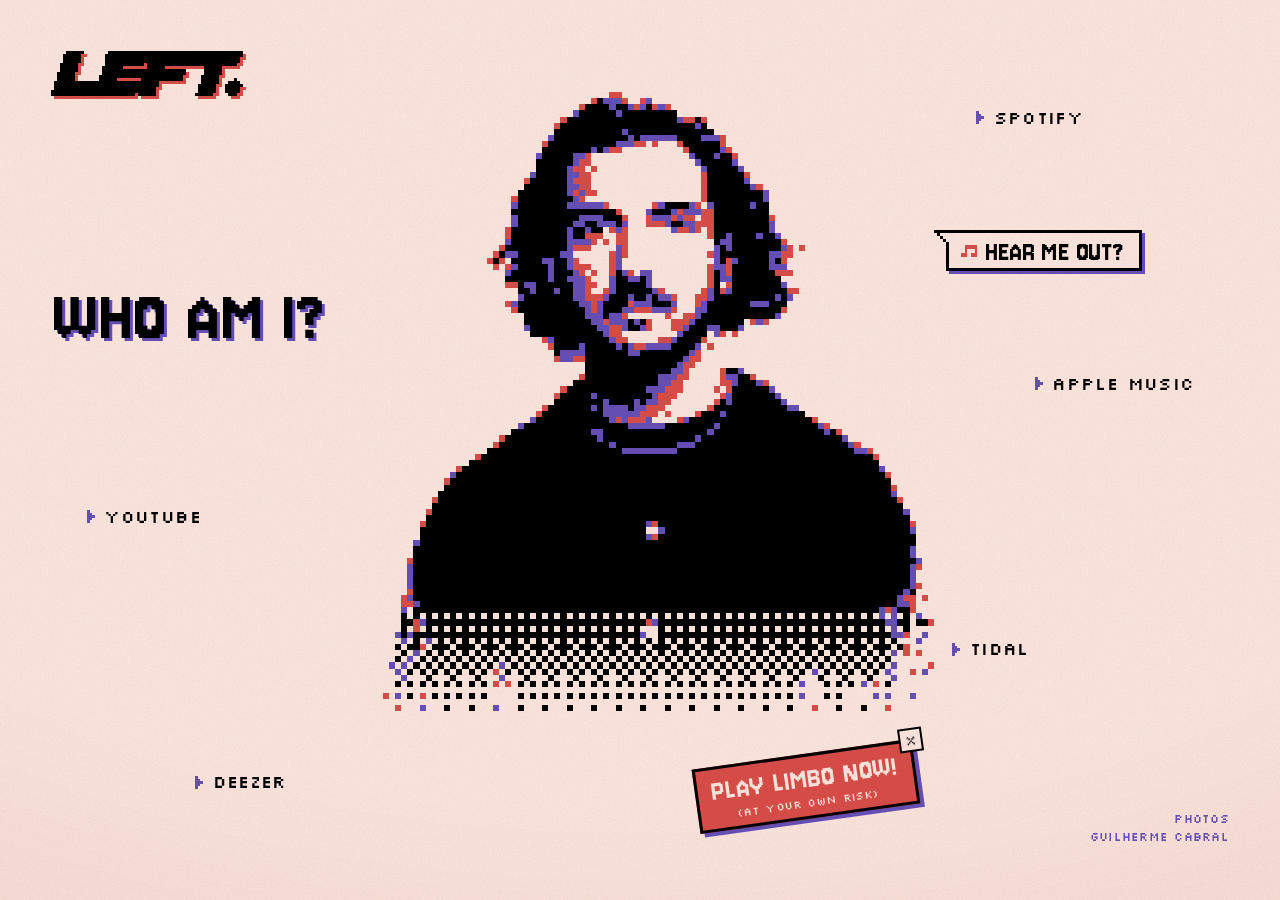
<file: index.html>
<!doctype html>
<html lang="en">
<head>
<meta charset="utf-8">
<meta name="viewport" content="width=device-width, initial-scale=1, viewport-fit=cover">
<title>LEFT.</title>
<meta name="description" content="Listen to LEFT. on Spotify, Apple Music, YouTube, Tidal and Deezer.">
<meta property="og:title" content="LEFT.">
<meta property="og:description" content="Spotify, Apple Music, YouTube, Tidal, Deezer.">
<meta property="og:type" content="website">
<meta name="theme-color" content="#FCE9E0">
<link rel="icon" href="data:image/svg+xml,%3Csvg xmlns='http://www.w3.org/2000/svg' viewBox='0 0 8 8' shape-rendering='crispEdges'%3E%3Cpath fill='%23D94E49' d='M2 1h4v1h1v4H6v1H2V6H1V2h1z'/%3E%3C/svg%3E">
<link rel="preconnect" href="https://fonts.googleapis.com">
<link rel="preconnect" href="https://fonts.gstatic.com" crossorigin>
<link href="https://fonts.googleapis.com/css2?family=Jersey+10&family=Silkscreen&display=swap" rel="stylesheet">
<link rel="stylesheet" href="layout.css?v=20261105-8">
<style>
  :root {
    /* The four inks of the LIMBO 8-bit logo, printed on warm paper */
    --paper: #FCE9E0;
    --ink: #000000;
    --indigo: #6750B8;
    --red: #D94E49;

    --gutter: clamp(16px, 4vw, 56px);
    --arcade: "Jersey 10", "Arial Narrow", sans-serif;
    --pixel: "Silkscreen", "Courier New", monospace;
    color-scheme: light;
  }

  body {
    background: var(--paper);
    color: var(--ink);
    font-family: var(--pixel);
  }

  /* The sheet darkens a little towards the edges, like paper left in the sun */
  body::before {
    content: "";
    position: fixed;
    inset: 0;
    z-index: -1;
    background: radial-gradient(130% 100% at 50% 35%, transparent 55%, rgb(169 59 65 / .10));
  }

  /* Paper tooth over everything, pixels included */
  .grain {
    position: fixed;
    inset: 0;
    pointer-events: none;
    z-index: 5;
    opacity: .24;
    mix-blend-mode: multiply;
    background-image: url("data:image/svg+xml,%3Csvg xmlns='http://www.w3.org/2000/svg' width='260' height='260'%3E%3Cfilter id='n'%3E%3CfeTurbulence type='fractalNoise' baseFrequency='.7' numOctaves='3' stitchTiles='stitch'/%3E%3CfeColorMatrix values='0 0 0 0 .42 0 0 0 0 .2 0 0 0 0 .22 0 0 0 .55 0'/%3E%3C/filter%3E%3Crect width='100%25' height='100%25' filter='url(%23n)'/%3E%3C/svg%3E");
  }

  /* Two inks slightly out of register, the way a risograph prints */
  .mark img {
    width: 128px;
    image-rendering: pixelated;
    filter: drop-shadow(2px 2px 0 var(--red));
  }

  .sitter img {
    object-fit: contain;
    object-position: 50% 100%;
    image-rendering: pixelated;
    translate: var(--jx, 0) var(--jy, 0);
  }

  .go {
    gap: .55em;
    color: var(--ink);
    font-size: 22px;
    letter-spacing: .02em;
    line-height: 1;
    text-transform: uppercase;
  }
  /* A game-menu cursor in front of each platform; it steps forward when you pick one */
  .go::before {
    content: "";
    flex: none;
    width: .45em;
    height: .75em;
    background: var(--indigo);
    -webkit-mask: url("data:image/svg+xml,%3Csvg xmlns='http://www.w3.org/2000/svg' viewBox='0 0 3 5' shape-rendering='crispEdges'%3E%3Cpath d='M0 0h1v1h1v1h1v1H2v1H1v1H0z'/%3E%3C/svg%3E") center / contain no-repeat;
            mask: url("data:image/svg+xml,%3Csvg xmlns='http://www.w3.org/2000/svg' viewBox='0 0 3 5' shape-rendering='crispEdges'%3E%3Cpath d='M0 0h1v1h1v1h1v1H2v1H1v1H0z'/%3E%3C/svg%3E") center / contain no-repeat;
    transition: transform .2s steps(2);
  }
  .go:hover,
  .go:focus-visible,
  .go:active { color: var(--red); }
  .go:hover::before,
  .go:focus-visible::before,
  .go:active::before {
    background: var(--red);
    transform: translateX(4px);
  }

  .who {
    font-family: var(--arcade);
    font-size: clamp(40px, 12vw, 54px);
    line-height: .9;
    letter-spacing: .02em;
    text-transform: uppercase;
    color: var(--ink);
    text-shadow: 2px 2px 0 var(--indigo);
  }
  .who:hover,
  .who:active { color: var(--red); }

  .credit {
    padding-bottom: .3em;
    font-size: 12px;
    letter-spacing: .02em;
    line-height: 1.45;
    text-transform: uppercase;
    color: var(--indigo);
  }

  /* "Hear me out?": a speech bubble over his head, the way people talk in old games. The note bobs to the beat,
     and a press pushes the bubble in like a button */
  .hear {
    display: inline-flex;
    align-items: center;
    gap: .3em;
    min-height: 40px;
    margin-bottom: 12px;
    padding: 3px 12px 0 10px;
    border: 3px solid var(--ink);
    background: var(--paper);
    color: var(--ink);
    font: 400 clamp(24px, 7vw, 30px)/.9 var(--arcade);
    letter-spacing: .02em;
    text-transform: uppercase;
    filter: drop-shadow(3px 3px 0 var(--indigo));
    transition: transform .2s steps(2), filter .2s steps(2);
  }
  .hear::before {
    content: "";
    flex: none;
    width: 16px;
    height: 12px;
    margin-top: -3px;
    background: var(--red);
    -webkit-mask: url("data:image/svg+xml,%3Csvg xmlns='http://www.w3.org/2000/svg' viewBox='0 0 8 6' shape-rendering='crispEdges'%3E%3Cpath d='M2 0h6v4H7V2H3v2H2zM0 4h3v2H0zM5 4h3v2H5z'/%3E%3C/svg%3E") center / contain no-repeat;
            mask: url("data:image/svg+xml,%3Csvg xmlns='http://www.w3.org/2000/svg' viewBox='0 0 8 6' shape-rendering='crispEdges'%3E%3Cpath d='M2 0h6v4H7V2H3v2H2zM0 4h3v2H0zM5 4h3v2H5z'/%3E%3C/svg%3E") center / contain no-repeat;
    animation: bob 1s steps(1) infinite;
  }
  /* The tail points down at his head (the margin under the bubble keeps it off the photo);
     its first row lies on the border and opens it */
  .hear::after {
    content: "";
    position: absolute;
    top: 100%;
    right: 50%;
    width: 15px;
    height: 15px;
    background: url("data:image/svg+xml,%3Csvg xmlns='http://www.w3.org/2000/svg' viewBox='0 0 5 5' shape-rendering='crispEdges'%3E%3Cpath fill='%23FCE9E0' d='M1 0h3v3H3V2H2V1H1z'/%3E%3Cpath d='M0 0h1v1H0zM4 0h1v5H4zM1 1h1v1H1zM2 2h1v1H2zM3 3h1v1H3z'/%3E%3C/svg%3E") 0 0 / 100% 100%;
  }
  .hear:hover,
  .hear:focus-visible,
  .hear:active {
    color: var(--red);
    transform: translate(2px, 2px);
    filter: drop-shadow(1px 1px 0 var(--indigo));
  }

  .go:focus-visible,
  .who:focus-visible,
  .hear:focus-visible,
  .close:focus-visible,
  .bio-langs button:focus-visible,
  .pages a:focus-visible,
  .next:focus-visible,
  .back:focus-visible {
    outline: 3px solid var(--indigo);
    outline-offset: 3px;
  }

  /* Things appear in steps, like a game booting */
  .mark, .who, .hear, .platforms li, .credit { animation: boot .4s steps(2) both; }
  .platforms .spotify { animation-delay: .15s; }
  .platforms .apple   { animation-delay: .25s; }
  .platforms .youtube { animation-delay: .35s; }
  .platforms .tidal   { animation-delay: .45s; }
  .platforms .deezer  { animation-delay: .55s; }
  .hear               { animation-delay: .62s; }
  .who                { animation-delay: .7s; }
  .credit             { animation-delay: .8s; }

  /* The bio, and the player: a text box from an old role-playing game */
  .bio,
  .player {
    width: min(100% - 2 * var(--gutter), 640px);
    max-width: none;
    margin: auto auto calc(var(--gutter) + env(safe-area-inset-bottom));
    padding: 0 5px 5px 0;
    border: 0;
    background: none;
    color: var(--ink);
  }
  .bio::backdrop,
  .player::backdrop { background: rgb(252 233 224 / .6); }
  .bio[open],
  .player[open] { animation: pop .24s steps(3) both; }
  .sheet {
    position: relative;
    margin-top: 16px;
    padding: 26px 20px 6px;
    background: var(--paper);
    border: 3px solid var(--ink);
    box-shadow: 5px 5px 0 var(--indigo);
  }
  .tag {
    position: absolute;
    top: -15px;
    left: 14px;
    margin: 0;
    padding: 6px 10px 5px;
    background: var(--ink);
    color: var(--paper);
    font-size: 14px;
    line-height: 1;
    letter-spacing: .08em;
  }
  .pages p {
    margin: 0 0 .5em;
    font-family: var(--arcade);
    font-size: clamp(19px, 6.4vw, 22px);
    line-height: 1.25;
    letter-spacing: .02em;
  }
  .pages p:last-child { margin-bottom: 0; }
  /* The address itself, for anyone without a mail app: one click selects all of it */
  .pages .mail {
    margin-top: -.3em;
    font-size: 18px;
    color: var(--indigo);
    -webkit-user-select: all;
            user-select: all;
  }
  /* The words that lead somewhere get a red line, and light up like a menu option when picked */
  .pages a { color: inherit; }
  .page a,
  .typed a > :not(.rest) {
    text-decoration-line: underline;
    text-decoration-color: var(--red);
    text-decoration-thickness: 2px;
    text-underline-offset: 3px;
  }
  .page a:hover {
    background: var(--red);
    color: var(--paper);
    text-decoration-line: none;
  }
  /* While a page types itself out, the copy on top shows only the letters typed so far */
  .typed { pointer-events: none; }
  .typed .rest { color: transparent; }
  .typing .page.current {
    opacity: 0;
    pointer-events: none;
  }

  /* Turning the page, under the text. The arrow blinks while there is more to read. */
  .turn {
    min-height: 44px;
    margin: 6px -8px 0;
  }
  .next,
  .back {
    display: inline-flex;
    align-items: center;
    gap: 8px;
    min-height: 44px;
    padding: 0 8px;
    border: 0;
    background: none;
    color: var(--ink);
    font: 400 14px/1 var(--pixel);
    letter-spacing: .06em;
    text-transform: uppercase;
    cursor: pointer;
    -webkit-tap-highlight-color: transparent;
  }
  .next::after,
  .back::before {
    content: "";
    width: 10px;
    height: 6px;
    background: currentColor;
    -webkit-mask: url("data:image/svg+xml,%3Csvg xmlns='http://www.w3.org/2000/svg' viewBox='0 0 5 3' shape-rendering='crispEdges'%3E%3Cpath d='M0 0h5v1H4v1H3v1H2V2H1V1H0z'/%3E%3C/svg%3E") center / contain no-repeat;
            mask: url("data:image/svg+xml,%3Csvg xmlns='http://www.w3.org/2000/svg' viewBox='0 0 5 3' shape-rendering='crispEdges'%3E%3Cpath d='M0 0h5v1H4v1H3v1H2V2H1V1H0z'/%3E%3C/svg%3E") center / contain no-repeat;
  }
  .next::after { animation: blink 1s steps(1) infinite; }
  .back::before { transform: scaleY(-1); }
  .next:hover,
  .back:hover { color: var(--red); }

  /* In the player's box the speaker is LEFT., and the player sits on a black screen, like a game inside the box.
     Spotify draws its own rounded corners; the black around them keeps the screen square. */
  .player .sheet { padding: 22px 12px 12px; }
  /* The box may come down to its margin, so on the shortest screens the player still fits without scrolling */
  .player { max-height: calc(100% - var(--gutter) - env(safe-area-inset-bottom)); }
  .deck { background: var(--ink); }
  .wait {
    color: var(--paper);
    font: 400 14px/1 var(--pixel);
    letter-spacing: .08em;
    text-transform: uppercase;
    animation: blink 1s steps(1) infinite;
  }

  .bio form,
  .player form { margin: 0; }
  .close {
    position: absolute;
    top: -15px;
    right: 14px;
    min-width: 30px;
    padding: 6px 9px 5px;
    border: 0;
    background: var(--ink);
    color: var(--paper);
    font: 400 14px/1 var(--pixel);
    cursor: pointer;
  }
  .close::after {
    /* a bigger invisible target for thumbs */
    content: "";
    position: absolute;
    inset: -8px;
  }
  .close:hover { background: var(--red); }
  /* Portuguese or English: two tabs on the bio's top edge, by its X */
  .bio-langs { position: absolute; top: -15px; right: 56px; display: flex; }
  .bio-langs button {
    min-width: 34px;
    padding: 6px 7px 5px;
    border: 0;
    background: var(--paper);
    color: var(--ink);
    box-shadow: inset 0 0 0 2px var(--ink);
    font: 400 14px/1 var(--pixel);
    letter-spacing: .04em;
    cursor: pointer;
    -webkit-tap-highlight-color: transparent;
  }
  .bio-langs [aria-pressed="true"] { background: var(--ink); color: var(--paper); }
  .bio-langs button:hover { color: var(--red); }

  /* Laptop, and phones held sideways */
  @media (min-width: 900px), (orientation: landscape) and (max-height: 540px) {
    .mark img {
      width: 192px;
      filter: drop-shadow(3px 3px 0 var(--red));
    }
    .sitter img { object-position: 50% 0; }
    .go {
      min-height: 0;
      padding: .4em 0;
      font-size: clamp(16px, 1.4vw, 22px);
    }
    .who {
      font-size: clamp(52px, 6vw, 110px);
      text-shadow: 3px 3px 0 var(--indigo);
    }
    .hear {
      min-height: 0;
      margin-bottom: 0;
      padding: 6px 14px 3px 12px;
      font-size: clamp(22px, 2.3vw, 40px);
    }
    /* Here he is to the left of the bubble: the tail points at him from its top corner */
    .hear::after {
      top: -3px;
      right: 100%;
      background-image: url("data:image/svg+xml,%3Csvg xmlns='http://www.w3.org/2000/svg' viewBox='0 0 5 5' shape-rendering='crispEdges'%3E%3Cpath fill='%23FCE9E0' d='M2 1h3v3H4V3H3V2H2z'/%3E%3Cpath d='M0 0h5v1H0zM1 1h1v1H1zM2 2h1v1H2zM3 3h1v1H3zM4 4h1v1H4z'/%3E%3C/svg%3E");
    }
    .sheet { padding: 30px 28px 8px; }
    .player .sheet { padding: 26px 16px 16px; }
    .pages p { font-size: 25px; }
  }

  /* A sticker slapped on the corner of the photo three seconds after the page opens, pointing at the game.
     It leans, hops now and then, and like the platforms makes him look its way and reach for it.
     Its X takes it off until the tab is closed. */
  .sticker {
    grid-area: photo;
    justify-self: end;
    align-self: end;
    position: relative;
    z-index: 2;
    margin: 0 0 18px;
    font-size: 26px;
    rotate: -8deg;
    animation: slap .3s steps(3) 3s backwards, hop 5s steps(1) 6s infinite;  /* after the slap, its own style: fully there */
  }
  .sticker[hidden] { display: none; }
  .sticker-link {
    display: grid;
    justify-items: center;
    gap: 5px;
    padding: 9px 14px 7px;
    border: 3px solid var(--ink);
    background: var(--red);
    color: var(--paper);
    box-shadow: 4px 4px 0 var(--indigo);
    font: 400 1em/.85 var(--arcade);
    letter-spacing: .03em;
    text-align: center;
    text-transform: uppercase;
    text-decoration: none;
    -webkit-tap-highlight-color: transparent;
  }
  .sticker small {
    font: 400 10px/1.1 var(--pixel);
    letter-spacing: .04em;
    text-transform: none;
  }
  .sticker-link:hover,
  .sticker-link:focus-visible { background: var(--ink); }
  .sticker:hover { rotate: -4deg; }
  .sticker-link:active { translate: 2px 2px; box-shadow: 1px 1px 0 var(--indigo); }
  /* The X sits on the sticker's corner, small, with a bigger invisible target for thumbs */
  .sticker-x {
    position: absolute;
    top: -11px;
    right: -11px;
    display: grid;
    place-items: center;
    width: 24px;
    height: 24px;
    padding: 2px 0 0 1px;
    border: 2px solid var(--ink);
    background: var(--paper);
    color: var(--ink);
    font: 400 12px/1 var(--pixel);
    cursor: pointer;
    -webkit-tap-highlight-color: transparent;
  }
  .sticker-x::after { content: ""; position: absolute; inset: -10px; }
  .sticker-x:hover,
  .sticker-x:focus-visible { background: var(--ink); color: var(--paper); }
  @keyframes slap {
    from { visibility: hidden; opacity: 0; scale: 1.7; }
    to   { visibility: visible; opacity: 1; scale: 1; }
  }
  /* As big as the page around it: larger on a laptop, smaller on a phone held sideways */
  @media (min-width: 900px) and (min-height: 541px) {
    .sticker { margin: 0 3% 5%; font-size: clamp(28px, 2.4vw, 46px); }
    .sticker small { font-size: clamp(11px, .8vw, 15px); }
  }
  @media (orientation: landscape) and (max-height: 540px) {
    .sticker { margin-bottom: 10px; font-size: 19px; }
    .sticker-link { padding: 6px 10px 5px; }
    .sticker small { font-size: 8px; }
  }
  @keyframes hop {
    0%, 92% { translate: 0 0; }
    94%     { translate: 0 -5px; }
    97%     { translate: 0 -2px; }
  }

  @keyframes boot {
    from { opacity: 0; }
    to   { opacity: 1; }
  }
  @keyframes bob {
    50% { transform: translateY(-2px); }
  }
  @keyframes pop {
    from { opacity: 0; transform: scale(.94); }
    to   { opacity: 1; transform: none; }
  }
  @keyframes blink {
    50% { opacity: 0; }
  }

  @media (prefers-reduced-motion: reduce) {
    *, *::before, *::after { animation: none !important; transition: none !important; }
  }
</style>
</head>
<body data-bpm="120" data-wobble data-sounds>
  <main class="stage">
    <h1 class="mark"><img src="img/8bit/left-logo.png" width="64" height="15" alt="LEFT."></h1>

    <figure class="sitter" data-look="front">
      <img class="front" src="img/8bit/front.png" width="96" height="120" alt="António Graça, LEFT., in pixels, looking at the camera, then turning from side to side" fetchpriority="high">
      <img class="left" src="img/8bit/look-left.png" width="96" height="120" alt="">
      <img class="right" src="img/8bit/look-right.png" width="96" height="120" alt="">
      <img class="reach" src="img/8bit/reach.png" width="96" height="120" alt="">
    </figure>

    <nav class="platforms" aria-label="Listen to LEFT.">
      <ul>
        <li class="spotify"><a class="go" href="https://open.spotify.com/artist/2rsw8pxtVfU3LiTIT0CYUb" target="_blank" rel="noopener">Spotify</a></li>
        <li class="apple"><a class="go" href="https://music.apple.com/pt/artist/left/1497647481" target="_blank" rel="noopener">Apple Music</a></li>
        <li class="youtube"><a class="go" href="https://www.youtube.com/@LEFTmp3" target="_blank" rel="noopener">YouTube</a></li>
        <li class="tidal"><a class="go" href="https://tidal.com/artist/7157557" target="_blank" rel="noopener">Tidal</a></li>
        <li class="deezer"><a class="go" href="https://www.deezer.com/artist/6707607" target="_blank" rel="noopener">Deezer</a></li>
      </ul>
    </nav>

    <button class="hear" type="button">Hear me out?</button>
    <div class="sticker">
      <a class="sticker-link" href="limbo/">Play LIMBO now! <small>(at your own risk)</small></a>
      <button class="sticker-x" type="button" aria-label="Close the LIMBO sticker">X</button>
    </div>
    <button class="who" type="button">Who am I?</button>
    <p class="credit">Photos<br>Guilherme Cabral</p>
  </main>

  <dialog class="bio" aria-label="Who am I?">
    <div class="sheet">
      <p class="tag" aria-hidden="true" data-name="ANTÓNIO">???</p>
      <div class="pages">
        <div class="page current" tabindex="-1">
          <p>Depends on the side. One writes songs as <a href="https://open.spotify.com/artist/2rsw8pxtVfU3LiTIT0CYUb" target="_blank" rel="noopener">LEFT</a> or <a href="https://open.spotify.com/artist/1TWqzkKPlhxidBTNhCaUJD" target="_blank" rel="noopener">Antony Left</a>. One produces music for <a href="https://open.spotify.com/playlist/7C4hf9pHA0TGvfXg3eBZmK" target="_blank" rel="noopener">various national and international artists</a>. One co-owns a <a href="https://open.spotify.com/artist/1BRFw2SgH5VM5P0FLmFp3z" target="_blank" rel="noopener">collaborative label</a>. One does clowning, improv theatre and contact improvisation. One hosts creative retreats.</p>
          <p>All of them are António Graça, from Lisbon, to the world.</p>
        </div>
        <div class="page" tabindex="-1">
          <p>You want to see some of my <a href="https://www.youtube.com/@LEFTmp3/videos" target="_blank" rel="noopener">videos</a>?</p>
          <p>You want to <a href="portfolio/">learn more about my shenanigans</a>?</p>
          <p>You want to <a href="mailto:left.music.info@gmail.com">get in touch</a>?</p>
          <p class="mail">left.music.info@gmail.com</p>
        </div>
        <div class="typed" aria-hidden="true"></div>
      </div>
      <div class="turn">
        <button class="back" type="button" hidden>Back</button>
        <button class="next" type="button">Next</button>
      </div>
      <div class="bio-langs" role="group" aria-label="Língua · Language">
        <button type="button" data-lang="pt" aria-pressed="false">PT</button>
        <button type="button" data-lang="en" aria-pressed="true">EN</button>
      </div>
      <form method="dialog"><button class="close" aria-label="Close">X</button></form>
      <!-- The same two pages in Portuguese: page.js puts them in when PT is chosen -->
      <template class="bio-pt">
        <div>
          <p>Depende do lado. Um escreve canções como <a href="https://open.spotify.com/artist/2rsw8pxtVfU3LiTIT0CYUb" target="_blank" rel="noopener">LEFT</a> ou <a href="https://open.spotify.com/artist/1TWqzkKPlhxidBTNhCaUJD" target="_blank" rel="noopener">Antony Left</a>. Outro produz música para <a href="https://open.spotify.com/playlist/7C4hf9pHA0TGvfXg3eBZmK" target="_blank" rel="noopener">vários artistas nacionais e internacionais</a>. Outro é sócio de uma <a href="https://open.spotify.com/artist/1BRFw2SgH5VM5P0FLmFp3z" target="_blank" rel="noopener">editora colaborativa</a>. Outro faz clown, teatro de improviso e contact improvisation. Outro organiza retiros criativos.</p>
          <p>São todos o António Graça, de Lisboa para o mundo.</p>
        </div>
        <div>
          <p>Queres ver alguns dos meus <a href="https://www.youtube.com/@LEFTmp3/videos" target="_blank" rel="noopener">vídeos</a>?</p>
          <p>Queres <a href="portfolio/">conhecer melhor as minhas andanças</a>?</p>
          <p>Queres <a href="mailto:left.music.info@gmail.com">falar comigo</a>?</p>
          <p class="mail">left.music.info@gmail.com</p>
        </div>
      </template>
    </div>
  </dialog>

  <dialog class="player" aria-label="LEFT. on Spotify" tabindex="-1">
    <div class="sheet">
      <p class="tag" aria-hidden="true">LEFT.</p>
      <div class="deck">
        <p class="wait" aria-hidden="true">Loading</p>
        <!-- Spotify's code for the artist page, with the dark colours (theme=0). Nothing in a template loads:
             page.js puts it in when the box opens and takes it out when the box closes -->
        <template><iframe title="Spotify Embed: LEFT." width="100%" height="352" allow="autoplay; clipboard-write; encrypted-media; fullscreen; picture-in-picture" allowfullscreen src="https://open.spotify.com/embed/artist/2rsw8pxtVfU3LiTIT0CYUb?utm_source=oembed&amp;theme=0"></iframe></template>
      </div>
      <form method="dialog"><button class="close" aria-label="Close">X</button></form>
    </div>
  </dialog>

  <div class="grain" aria-hidden="true"></div>

  <script src="page.js?v=20261105-8"></script>
</body>
</html>
</file>
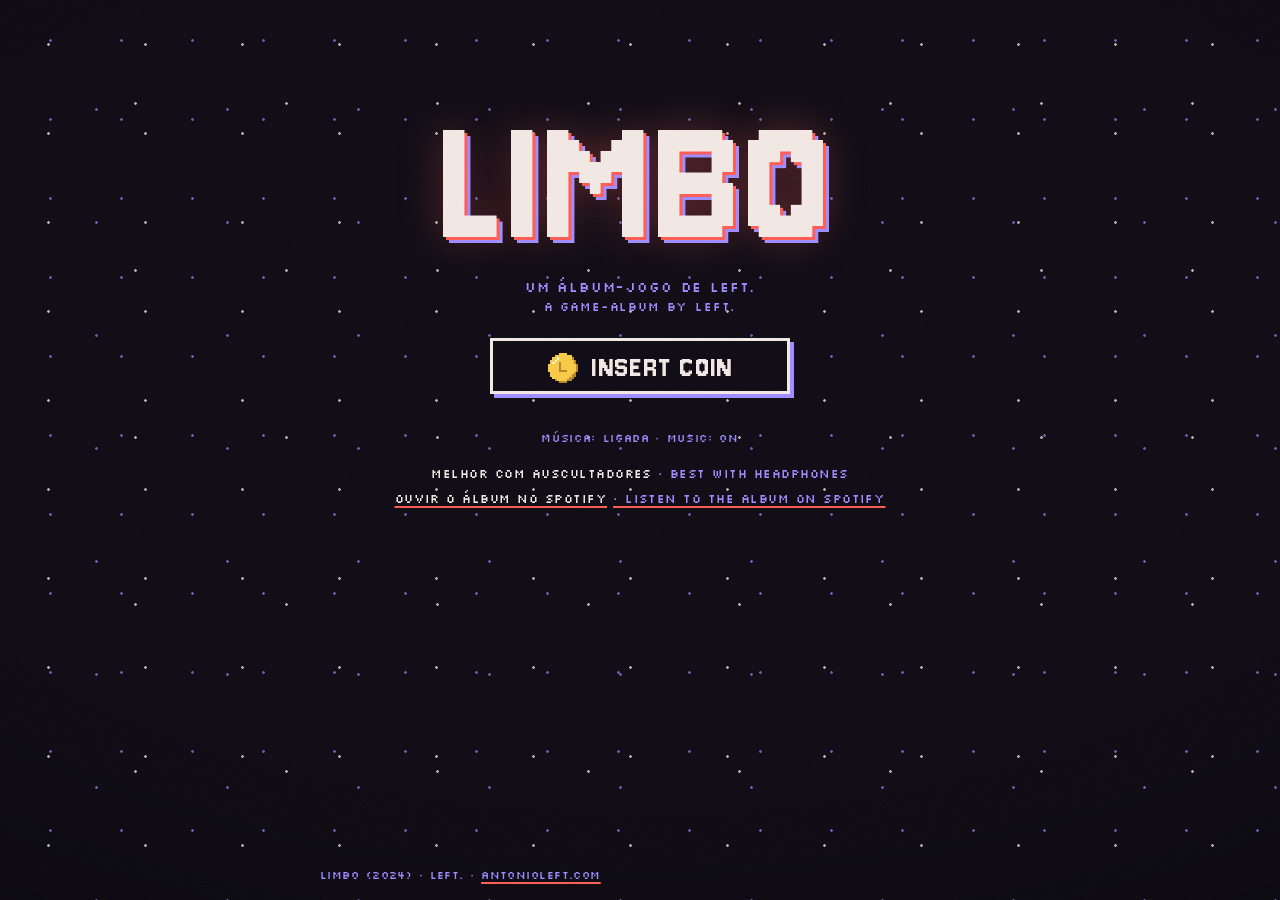
<file: limbo/index.html>
<!doctype html>
<html lang="pt">
<head>
<meta charset="utf-8">
<meta name="viewport" content="width=device-width, initial-scale=1, viewport-fit=cover">
<title>LIMBO · LEFT.</title>
<meta name="description" content="LIMBO, the game-album by LEFT.: five phone calls, a choice after each one, 32 ways through. Lyrics in Portuguese with English translation.">
<meta property="og:type" content="music.album">
<meta property="og:title" content="LIMBO · LEFT.">
<meta property="og:description" content="Um álbum-jogo de LEFT. A game-album by LEFT.">
<meta property="og:image" content="https://antonioleft.com/limbo/img/share.jpg">
<meta property="og:image:width" content="1200">
<meta property="og:image:height" content="630">
<meta name="twitter:card" content="summary_large_image">
<meta name="theme-color" content="#0D0B14">
<link rel="icon" href="data:image/svg+xml,%3Csvg xmlns='http://www.w3.org/2000/svg' viewBox='0 0 8 8' shape-rendering='crispEdges'%3E%3Cpath fill='%23D94E49' d='M2 1h4v1h1v4H6v1H2V6H1V2h1z'/%3E%3C/svg%3E">
<link rel="preconnect" href="https://fonts.googleapis.com">
<link rel="preconnect" href="https://fonts.gstatic.com" crossorigin>
<link href="https://fonts.googleapis.com/css2?family=Jersey+10&family=Silkscreen&display=swap" rel="stylesheet">
<style>
  /* The link page's 8-bit look, played in the dark. --paper is the background, --ink the words and lines,
     --indigo the shadows and the English, --red what lights up. Each part of the album changes them (the looks
     near the end); these are the night of the title screen and the Intro */
  :root {
    --paper: #0D0B14;
    --ink: #F2E8E3;
    --indigo: #9D8CFF;
    --red: #FF5C54;
    --vignette: rgb(0 0 0 / .6);
    --gutter: clamp(16px, 4vw, 40px);
    --arcade: "Jersey 10", "Arial Narrow", sans-serif;
    --pixel: "Silkscreen", "Courier New", monospace;
    color-scheme: dark;
  }
  *, *::before, *::after { box-sizing: border-box; }
  html { -webkit-text-size-adjust: 100%; text-size-adjust: 100%; }
  body {
    margin: 0;
    min-height: 100vh;
    min-height: 100svh;
    display: flex;
    flex-direction: column;
    background: var(--paper);
    color: var(--ink);
    font-family: var(--pixel);
    -webkit-font-smoothing: antialiased;
    transition: background-color .8s steps(4), color .8s steps(4);
  }
  body::before {
    content: "";
    position: fixed; inset: 0; z-index: -2;
    background: radial-gradient(130% 100% at 50% 40%, transparent 50%, var(--vignette));
  }
  .grain {
    position: fixed; inset: 0; z-index: 5;
    pointer-events: none;
    opacity: .08;
    mix-blend-mode: screen;
    background-image: url("data:image/svg+xml,%3Csvg xmlns='http://www.w3.org/2000/svg' width='260' height='260'%3E%3Cfilter id='n'%3E%3CfeTurbulence type='fractalNoise' baseFrequency='.7' numOctaves='3' stitchTiles='stitch'/%3E%3CfeColorMatrix values='0 0 0 0 .42 0 0 0 0 .2 0 0 0 0 .22 0 0 0 .55 0'/%3E%3C/filter%3E%3Crect width='100%25' height='100%25' filter='url(%23n)'/%3E%3C/svg%3E");
  }
  h1, h2, p, ol, ul, figure { margin: 0; }
  ol, ul { padding: 0; list-style: none; }
  button { font: inherit; color: inherit; }
  a { color: inherit; text-decoration-color: var(--red); text-decoration-thickness: 2px; text-underline-offset: 3px; }
  a:hover { color: var(--red); }
  :focus-visible { outline: 3px solid var(--red); outline-offset: 3px; }
  [hidden] { display: none !important; }  /* hidden means hidden, whatever else styles the element */
  .sr { position: absolute; width: 1px; height: 1px; overflow: hidden; clip-path: inset(50%); white-space: nowrap; }
  /* The page's own words in the language chosen; the album's words are Portuguese, with English under them */
  .ui-en { display: none; }
  [data-lang="en"] .ui-en { display: inline; }
  [data-lang="en"] .ui-pt { display: none; }

  /* Top: the name, starting over, and the two languages, small and faint. Not there while the screen is only
     the title, the language or a play button */
  .top {
    display: flex; align-items: center; justify-content: space-between;
    gap: 8px 16px;
    width: min(100% - 2 * var(--gutter), 640px);
    margin: 0 auto;
    padding: calc(10px + env(safe-area-inset-top)) 0 6px;
    opacity: .7;
  }
  .top:hover, .top:focus-within { opacity: 1; }
  [data-screen="title"] .top, [data-screen="lang"] .top, [data-screen="ready"] .top { visibility: hidden; }
  .logo {
    font: 400 22px/1 var(--arcade);
    letter-spacing: .03em;
    text-decoration: none;
  }
  .tools { display: flex; align-items: center; gap: 12px; margin-left: auto; }
  .restart, .langs button {
    min-height: 36px;
    padding: 0 8px;
    border: 0;
    background: none;
    font: 400 12px/1 var(--pixel);
    letter-spacing: .06em;
    text-transform: uppercase;
    cursor: pointer;
  }
  .restart:hover { color: var(--red); }
  .langs { display: flex; border: 2px solid var(--ink); }
  .langs button { min-width: 40px; }
  .langs [aria-pressed="true"] { background: var(--ink); color: var(--paper); }

  main {
    flex: 1;
    width: min(100% - 2 * var(--gutter), 640px);
    margin: 0 auto;
    padding: 12px 0 32px;
  }
  .screen { animation: boot .4s steps(2) both; }
  .screen h1, .screen h2 { outline: none; }

  /* The title screen */
  .title { display: grid; justify-items: center; gap: 14px; padding-top: clamp(8px, 4vh, 40px); text-align: center; }
  .limbo {
    font: 400 clamp(96px, 34vw, 200px)/.8 var(--arcade);
    letter-spacing: .02em;
    text-shadow: 3px 3px 0 var(--red), 6px 6px 0 var(--indigo), 0 0 40px rgb(255 92 84 / .35);
  }
  .press { margin-top: 10px; min-width: 9.4em; animation: blink 1.1s steps(1) infinite; }
  /* INSERT COIN carries its coin, spinning; put in, it drops into the slot */
  .press.coined::before { display: none; }
  .press .coin { display: block; flex: none; width: 34px; margin: -6px 0; }
  .press .coin .art { width: 100%; }
  .press .coin.drop { animation: drop .36s steps(4) forwards; }
  @keyframes drop { from { transform: none; opacity: 1; } to { transform: translateY(26px) scaleY(.4); opacity: 0; } }
  .extras { display: grid; justify-items: center; gap: 10px; margin-top: 12px; }
  .music {
    min-height: 36px; padding: 0 8px;
    border: 0; background: none;
    font: 400 11px/1 var(--pixel); letter-spacing: .06em; text-transform: uppercase;
    color: var(--indigo); cursor: pointer;
  }
  .music:hover { color: var(--red); }
  /* Until a language is chosen, the title screen says everything twice: the English under the Portuguese */
  .also { display: block; margin-top: 3px; color: var(--indigo); font-size: .85em; }
  .small .also, .music .also { display: inline; margin: 0 0 0 .5em; font-size: 1em; }
  .small .also::before, .music .also::before { content: "· "; }
  .by { font-size: 14px; letter-spacing: .06em; text-transform: uppercase; color: var(--indigo); }

  /* The language, alone on its screen */
  .lang { display: grid; justify-items: center; align-content: center; gap: 26px; min-height: 64vh; min-height: 64svh; text-align: center; }
  .ask { font: 400 clamp(24px, 7vw, 32px)/1.2 var(--arcade); letter-spacing: .02em; }
  .tongues { display: flex; flex-wrap: wrap; justify-content: center; gap: 14px; }
  .tongues .start { min-width: 8.6em; }

  /* Before each song, only its play button, which opens into the song when pressed */
  .ready { display: grid; place-items: center; min-height: 70vh; min-height: 70svh; }
  .go {
    display: grid; place-items: center;
    width: 128px; height: 128px;
    border: 4px solid var(--ink);
    background: var(--paper); color: var(--ink);
    box-shadow: 6px 6px 0 var(--indigo);
    cursor: pointer;
    animation: breathe 1.6s steps(2) infinite;
    -webkit-tap-highlight-color: transparent;
  }
  .go svg { width: 44px; height: 44px; margin-left: 8px; }
  .go:hover, .go:focus-visible { color: var(--red); border-color: var(--red); }
  .go:active { transform: translate(4px, 4px); box-shadow: 2px 2px 0 var(--indigo); }
  .screen.opening { animation: open .42s steps(6) both; }
  .small { font-size: 12px; letter-spacing: .04em; text-transform: uppercase; }

  /* The buttons, like a game menu: a cursor in front, a press pushes them in */
  .big {
    display: inline-flex; align-items: center; justify-content: center; gap: 12px;
    min-height: 56px;
    padding: 6px 22px 2px;
    border: 3px solid var(--ink);
    background: var(--paper);
    box-shadow: 4px 4px 0 var(--indigo);
    font: 400 32px/1 var(--arcade);
    letter-spacing: .04em;
    text-transform: uppercase;
    cursor: pointer;
    -webkit-tap-highlight-color: transparent;
  }
  .big::before, .pick::before {
    content: "";
    flex: none;
    width: .4em; height: .66em;
    background: var(--indigo);
    -webkit-mask: url("data:image/svg+xml,%3Csvg xmlns='http://www.w3.org/2000/svg' viewBox='0 0 3 5' shape-rendering='crispEdges'%3E%3Cpath d='M0 0h1v1h1v1h1v1H2v1H1v1H0z'/%3E%3C/svg%3E") center / contain no-repeat;
            mask: url("data:image/svg+xml,%3Csvg xmlns='http://www.w3.org/2000/svg' viewBox='0 0 3 5' shape-rendering='crispEdges'%3E%3Cpath d='M0 0h1v1h1v1h1v1H2v1H1v1H0z'/%3E%3C/svg%3E") center / contain no-repeat;
  }
  .big:hover, .big:focus-visible, .pick:hover, .pick:focus-visible { color: var(--red); }
  .big:hover::before, .big:focus-visible::before, .pick:hover::before, .pick:focus-visible::before { background: var(--red); }
  .big:active, .pick:active { transform: translate(3px, 3px); box-shadow: 1px 1px 0 var(--indigo); }

  /* The box everything else happens in: a text box from an old role-playing game */
  .box {
    position: relative;
    margin-top: 22px;
    padding: 26px 18px 18px;
    border: 3px solid var(--ink);
    background: var(--paper);
    background: color-mix(in srgb, var(--paper) 86%, transparent);  /* the scene shows faintly through */
    box-shadow: 5px 5px 0 var(--indigo);
  }
  .tag {
    position: absolute; top: -15px; left: 14px;
    padding: 6px 10px 5px;
    background: var(--ink); color: var(--paper);
    font-size: 13px; line-height: 1; letter-spacing: .08em; text-transform: uppercase;
  }
  .tag.hud { left: auto; right: 14px; }
  .hud b { font-weight: 400; }
  .hud .mult { color: var(--red); }
  .song-title { margin-top: 8px; font: 400 clamp(40px, 12vw, 56px)/.85 var(--arcade); letter-spacing: .02em; text-transform: uppercase; }
  .song-title .ft { display: block; margin-top: 4px; font-size: .42em; letter-spacing: .06em; }
  .song-title .en { margin-top: 6px; font: 400 15px/1.2 var(--arcade); letter-spacing: .04em; color: var(--indigo); text-transform: none; }

  /* The player: play or pause, where in the song, and a way to skip ahead */
  .deck { display: flex; flex-wrap: wrap; align-items: center; gap: 10px 12px; margin-top: 18px; }
  .pp {
    display: grid; place-items: center;
    width: 48px; height: 48px;
    border: 3px solid var(--ink);
    background: var(--ink);
    color: var(--paper);
    cursor: pointer;
  }
  .pp svg { width: 18px; height: 18px; }
  .pp:hover { background: var(--red); border-color: var(--red); }
  .seek { flex: 1 1 140px; min-width: 0; height: 24px; margin: 0; accent-color: var(--red); cursor: pointer; }
  .time { font-size: 11px; letter-spacing: .04em; font-variant-numeric: tabular-nums; }
  .skip {
    min-height: 40px; padding: 0 6px;
    border: 0; background: none;
    font: 400 12px/1 var(--pixel); letter-spacing: .06em; text-transform: uppercase;
    cursor: pointer;
  }
  .skip:hover { color: var(--red); }
  .deck[data-state="missing"] .pp, .deck[data-state="missing"] .seek,
  .deck[data-state="missing"] .time, .deck[data-state="missing"] .skip { display: none; }
  .note { display: none; flex-basis: 100%; font: 400 18px/1.25 var(--arcade); letter-spacing: .02em; }
  .deck[data-state="missing"] .note { display: block; }
  .deck .go-on { display: none; }
  .deck[data-state="missing"] .go-on { display: inline-flex; margin-top: 4px; font-size: 26px; min-height: 48px; }

  /* The words: the Portuguese, and the English under each line when English is on */
  .words { margin-top: 22px; font: 400 clamp(19px, 5.6vw, 22px)/1.2 var(--arcade); letter-spacing: .02em; }
  .words p + p { margin-top: 1em; }
  .words .line { display: block; }
  .words .line + .line { margin-top: .2em; }
  .en { display: none; }
  [data-lang="en"] .en { display: block; }
  .words .en { font-size: .82em; color: var(--indigo); }
  /* Only the line being sung, big in the middle, the English under it; its lit word is the one to catch */
  .stage {
    display: grid; place-items: center;
    min-height: clamp(170px, 34vh, 300px);
    margin-top: 14px;
    text-align: center;
  }
  .stage:has(.words) { display: block; min-height: 0; text-align: left; }
  .now-line { font: 400 clamp(28px, 8.4vw, 40px)/1.15 var(--arcade); letter-spacing: .02em; animation: pop .2s steps(3) both; }
  .now-line .en { margin-top: 10px; font-size: .58em; color: var(--indigo); }
  .key {
    position: relative;
    display: inline-block;
    padding: 0 .14em;
    background: var(--red); color: var(--paper);
    box-shadow: 3px 3px 0 var(--ink);
    cursor: pointer;
    animation: glint .5s steps(1) infinite;
    touch-action: manipulation; -webkit-user-select: none; user-select: none; -webkit-tap-highlight-color: transparent;
  }
  .key::after { content: ""; position: absolute; inset: -12px -8px; }  /* a bigger target for a thumb */
  .key.caught { background: var(--ink); color: var(--paper); box-shadow: none; animation: none; }
  /* only the leading language's word is lit: the Portuguese one in Portuguese, the English one in English */
  [data-lang="en"] .now-line:has(> .en) .pt .key, [data-lang="pt"] .now-line .en .key {
    padding: 0; background: none; color: inherit; box-shadow: none; animation: none; pointer-events: none;
  }
  /* In English the English leads, big and first, and the Portuguese follows under it, small: the line being
     sung, a call's messages, the choices, the recap */
  [data-lang="en"] :is(.now-line, .bubble, .pick > span, .recap .q, .recap .a, .words .line):not([hidden]):has(> .en) { display: flex; flex-direction: column; }
  [data-lang="en"] :is(.now-line, .bubble, .pick > span, .recap .q, .recap .a, .words .line) > .en { order: -1; margin: 0 0 6px; font-size: 1em; color: inherit; }
  [data-lang="en"] :is(.now-line, .bubble, .pick > span, .recap .q, .recap .a, .words .line):has(> .en) > .pt { font-size: .58em; color: var(--indigo); }
  .key.gone { background: none; color: inherit; box-shadow: none; opacity: .45; animation: none; }
  .pops { position: absolute; inset: 0; pointer-events: none; overflow: visible; }
  .pop {
    position: absolute;
    transform: translate(-50%, -110%);
    font: 400 26px/1 var(--arcade); letter-spacing: .02em;
    color: var(--red); text-shadow: 2px 2px 0 var(--paper);
    animation: float-up .85s steps(5) forwards;
  }
  .credits { margin-top: 24px; font-size: 11px; line-height: 1.6; letter-spacing: .02em; }
  .credits summary { cursor: pointer; text-transform: uppercase; letter-spacing: .06em; }
  .credits summary:hover { color: var(--red); }
  .credits p { margin-top: 6px; color: var(--indigo); }

  /* A call: the phone rings, then the voice on the line, then the choice */
  .ring { display: grid; justify-items: center; gap: 16px; padding-top: clamp(8px, 5vh, 48px); text-align: center; }
  .calling { display: flex; align-items: flex-end; justify-content: center; gap: 18px; }
  .phone { width: 96px; height: 80px; color: var(--red); }
  .ringing .phone { animation: shake .5s steps(2) infinite; }
  .ring .incoming { font-size: 13px; letter-spacing: .08em; text-transform: uppercase; color: var(--indigo); }
  /* Who's calling: a name, never a number, on a plate like the old phone's screen; then the two ways to go */
  .caller { font: 400 clamp(52px, 16vw, 80px)/.85 var(--arcade); letter-spacing: .03em; text-transform: uppercase; }
  .ring .caller {
    min-width: 5em; padding: 12px 18px 6px;
    border: 3px solid var(--ink);
    background: color-mix(in srgb, var(--indigo) 18%, var(--paper));
    animation: blink 1.1s steps(1) infinite;
  }
  .call .caller { margin-top: 4px; }
  /* The voice on the line: bars that move while it speaks */
  .voice { display: flex; justify-content: center; align-items: center; gap: 6px; height: 110px; margin-top: 18px; }
  .voice i { width: 10px; height: 10px; background: var(--ink); }
  .playing .voice:not(.done) i { animation: talk .45s steps(3) infinite alternate; }
  .voice i:nth-child(3n) { animation-duration: .6s !important; }
  .voice i:nth-child(3n + 1) { animation-delay: -.2s !important; }
  .voice i:nth-child(4n) { animation-duration: .35s !important; }
  .voice.done { height: 30px; opacity: .4; }
  .answers { display: flex; flex-wrap: wrap; justify-content: center; gap: 14px 18px; margin-top: 4px; }
  .decline { border-color: var(--indigo); color: var(--indigo); box-shadow: none; }

  /* GAME OVER, for hanging up on a call: the phone dead, and nine seconds to change your mind */
  .over { display: grid; justify-items: center; gap: 16px; padding-top: clamp(8px, 4vh, 40px); text-align: center; }
  .dead .phone { color: var(--indigo); transform: rotate(-16deg); }
  .over-title {
    font: 400 clamp(76px, 25vw, 140px)/.8 var(--arcade); letter-spacing: .02em; text-transform: uppercase;
    text-shadow: 3px 3px 0 var(--red), 6px 6px 0 var(--indigo);
    animation: pop .5s steps(5) both;
  }
  .over .said { margin-top: 0; }
  .over .cont { font: 400 clamp(30px, 9vw, 44px)/1 var(--arcade); letter-spacing: .04em; text-transform: uppercase; }
  .over .count { display: inline-block; min-width: .7em; color: var(--red); }
  /* On a short phone (an iPhone SE), everything on these two screens, buttons included, fits without scrolling */
  @media (max-height: 620px) {
    .ring, .over { gap: 10px; padding-top: 0; }
    .phone { width: 72px; height: 60px; }
    .ring .caller { font-size: 44px; padding: 8px 14px 4px; }
    .over-title { font-size: 64px; }
  }
  .line-who { margin-top: 6px; font-size: 12px; letter-spacing: .06em; text-transform: uppercase; color: var(--indigo); }
  .said { margin-top: 18px; font: 400 clamp(22px, 6.4vw, 27px)/1.2 var(--arcade); letter-spacing: .02em; }
  .said .en { margin-top: 8px; font-size: .78em; color: var(--indigo); }
  .choices { display: grid; gap: 14px; margin-top: 22px; }
  .choices[hidden] { display: none; }
  .choices > p.choose-label { font-size: 12px; letter-spacing: .08em; text-transform: uppercase; }
  .choices .said { margin-top: 0; }
  .pick {
    display: flex; align-items: center; gap: 12px;
    width: 100%;
    min-height: 60px;
    padding: 10px 14px 8px;
    border: 3px solid var(--ink);
    background: var(--paper);
    box-shadow: 4px 4px 0 var(--indigo);
    font: 400 clamp(22px, 6.4vw, 26px)/1.1 var(--arcade);
    letter-spacing: .02em;
    text-align: left;
    cursor: pointer;
    animation: pop .24s steps(3) both;
    -webkit-tap-highlight-color: transparent;
  }
  .pick + .pick { animation-delay: .12s; }
  .pick .en { margin-top: 4px; font-size: .74em; color: var(--indigo); }
  /* The clock on a choice: the seconds, a bar running down in steps, and a way to stop it */
  .clock { display: flex; align-items: center; gap: 10px; }
  .clock::before {
    content: ""; flex: 1; height: 14px;
    border: 2px solid var(--ink);
    background: linear-gradient(90deg, var(--ink) calc(var(--left) * 100%), transparent 0);
  }
  .clock .secs { order: -1; min-width: 1.1em; font: 400 28px/1 var(--arcade); text-align: right; }
  .clock.late::before { background-image: linear-gradient(90deg, var(--red) calc(var(--left) * 100%), transparent 0); }
  .clock.late .secs { color: var(--red); animation: blink .5s steps(1) infinite; }
  .clock.held::before, .clock.held .secs { opacity: .35; animation: none; }
  .hold {
    min-height: 40px; padding: 0 4px;
    border: 0; background: none;
    font: 400 11px/1 var(--pixel); letter-spacing: .06em; text-transform: uppercase;
    cursor: pointer;
  }
  .hold:hover { color: var(--red); }
  .hold:disabled { cursor: default; color: var(--indigo); }

  /* The end */
  .end { text-align: center; }
  .end h2 { font: 400 clamp(72px, 26vw, 128px)/.8 var(--arcade); letter-spacing: .02em; text-shadow: 3px 3px 0 var(--red), 6px 6px 0 var(--indigo); text-transform: uppercase; }
  .end .box { text-align: left; }
  /* The score: the points, a grade from the share of words caught, and the best on this device */
  .tally { margin-top: 18px; text-align: center; }
  .total { font: 400 clamp(64px, 20vw, 104px)/.85 var(--arcade); letter-spacing: .02em; color: var(--red); }
  .grade { margin-top: 6px; font: 400 24px/1 var(--arcade); letter-spacing: .06em; text-transform: uppercase; }
  .grade b { font-weight: 400; color: var(--red); }
  .tally .sub { margin-top: 8px; font-size: 11px; letter-spacing: .05em; text-transform: uppercase; color: var(--indigo); }
  /* The recap: each call, what it asked, what you chose, and the souls who chose the same */
  .recap { margin-top: 26px; }
  .recap ol { display: grid; gap: 22px; margin-top: 12px; }
  .recap li { border: 3px solid var(--ink); background: var(--paper); box-shadow: 5px 5px 0 var(--indigo); }
  /* each card headed in the colours of the song it led to, with that song's picture */
  .recap .band { display: flex; align-items: center; gap: 10px; padding: 8px 10px 6px; background: var(--paper); color: var(--ink); }
  .recap .band .num { font: 400 30px/1 var(--arcade); color: var(--red); }
  .recap .band .who { font-size: 11px; letter-spacing: .08em; text-transform: uppercase; color: var(--indigo); }
  .recap .band .song { margin-left: auto; font: 400 24px/1 var(--arcade); letter-spacing: .03em; text-transform: uppercase; text-align: right; }
  .recap .band .art { flex: none; width: 40px; }
  .recap .then { padding: 12px 12px 14px; }
  .recap .told { margin-top: 8px; padding-left: 10px; border-left: 3px solid var(--red); font: 400 17px/1.25 var(--arcade); letter-spacing: .02em; }
  .recap .q { font: 400 17px/1.2 var(--arcade); letter-spacing: .02em; color: var(--indigo); }
  .recap .q .en { margin-top: 3px; font-size: .9em; }
  .recap .a { margin-top: 6px; font: 400 clamp(22px, 6.4vw, 26px)/1.15 var(--arcade); letter-spacing: .02em; }
  .recap .a .en { margin-top: 2px; font-size: .7em; color: var(--indigo); }
  .recap .pct { margin-top: 6px; font-size: 12px; letter-spacing: .04em; }
  .recap .pct b { font: 400 22px/1 var(--arcade); color: var(--red); }
  /* Your ending: its name, what your choices say about you, and a way to share it */
  .card {
    margin-top: 22px; padding: 16px 14px 18px;
    background: var(--ink); color: var(--paper);
    box-shadow: 5px 5px 0 var(--red);
    text-align: center;
  }
  .card .line-who { margin: 0; color: inherit; opacity: .75; }
  .ending { margin-top: 8px; font: 400 clamp(36px, 11vw, 52px)/.88 var(--arcade); letter-spacing: .02em; text-transform: uppercase; }
  .traits { display: flex; flex-wrap: wrap; justify-content: center; gap: 6px; margin-top: 12px; }
  .traits li { padding: 5px 8px 4px; border: 2px solid currentColor; font: 400 11px/1 var(--pixel); letter-spacing: .06em; text-transform: uppercase; }
  .card .share { margin-top: 16px; min-height: 48px; border-color: var(--paper); color: var(--ink); font-size: 26px; }
  .card .share:hover, .card .share:focus-visible { color: var(--red); }
  .rare { margin-top: 12px; font-size: 11px; letter-spacing: .05em; text-transform: uppercase; opacity: .8; }
  /* The credits roll up like a game's, while the last track plays; a mouse on them holds them */
  .roll { margin-top: 26px; }
  .roll-window {
    height: 260px; margin-top: 10px; overflow: hidden;
    -webkit-mask-image: linear-gradient(transparent, #000 14%, #000 86%, transparent);
            mask-image: linear-gradient(transparent, #000 14%, #000 86%, transparent);
    text-align: center;
  }
  .roll-strip { animation: roll 150s linear infinite; }
  .roll-window:hover .roll-strip, .roll-window:focus .roll-strip { animation-play-state: paused; }
  .roll-head { margin: 24px 0; font: 400 30px/1.05 var(--arcade); letter-spacing: .04em; text-transform: uppercase; }
  .roll-track { margin-top: 22px; }
  .roll-name { margin-bottom: 6px; font: 400 22px/1 var(--arcade); letter-spacing: .03em; color: var(--red); }
  .roll-track p:not(.roll-name) { margin-top: 3px; font-size: 11px; line-height: 1.5; letter-spacing: .03em; }
  .end .again { margin-top: 26px; }
  .end .small { margin-top: 18px; }

  /* While nothing is sung: the song's little picture, moving in a few frames like an old game */
  .idle { display: grid; place-items: center; }
  .art { display: block; width: clamp(120px, 34vw, 168px); height: auto; overflow: hidden; }
  .art .b, .art .f2, .art .f3 { opacity: 0; }
  .art .a { animation: two-a 1s steps(1) infinite; }
  .art .b { animation: two-b 1s steps(1) infinite; }
  .art .f1 { animation: three-a 1.2s steps(1) infinite; }
  .art .f2 { animation: three-b 1.2s steps(1) infinite; }
  .art .f3 { animation: three-c 1.2s steps(1) infinite; }
  .art .spin, .art .beat, .art .bob { transform-box: fill-box; transform-origin: center; }
  .art .spin { animation: coin 1s steps(1) infinite; }
  .art .beat { animation: thump .9s steps(1) infinite; }
  .art .bob { animation: bob1 .6s steps(1) infinite; }
  .art .dash { animation: dash .4s steps(2) infinite; }

  /* A call's words: messages in a chat, "typing..." first */
  .chat { display: grid; justify-items: start; gap: 10px; margin-top: 14px; }
  .bubble, .typing {
    position: relative;
    max-width: 92%;
    margin-left: 10px;
    padding: 10px 12px 8px;
    border: 3px solid var(--ink);
    background: color-mix(in srgb, var(--indigo) 16%, var(--paper));
    font: 400 clamp(19px, 5.4vw, 22px)/1.25 var(--arcade); letter-spacing: .02em;
    animation: pop .2s steps(3) both;
  }
  .bubble::before, .typing::before {
    content: ""; position: absolute; left: -11px; bottom: 6px; width: 8px; height: 10px;
    background: var(--ink);
    clip-path: polygon(100% 0, 0 100%, 100% 100%);
  }
  .bubble[hidden], .typing[hidden] { display: none; }
  .bubble .en { margin-top: 6px; font-size: .8em; color: var(--indigo); }
  .typing { display: flex; gap: 6px; padding: 14px 14px 12px; }
  .typing i { width: 8px; height: 8px; background: var(--ink); animation: blink .9s steps(1) infinite; }
  .typing i:nth-child(2) { animation-delay: .3s; }
  .typing i:nth-child(3) { animation-delay: .6s; }
  .call .voice { height: 64px; margin-top: 12px; }
  .voice[hidden] { display: none; }
  @keyframes talk { from { height: 8px; } to { height: 54px; } }

  /* The story so far: the game's own system talking, in a terminal of its own */
  .story { display: grid; justify-items: center; gap: 22px; padding-top: clamp(8px, 4vh, 40px); }
  .log {
    width: 100%;
    padding: 14px 14px 16px;
    border: 3px solid #E6E6E6;
    background: #050505; color: #E6E6E6;
    box-shadow: 5px 5px 0 var(--red);
    font: 400 12px/1.6 var(--pixel); letter-spacing: .03em;
  }
  .log-head { margin-bottom: 10px; color: #8CFF9E; text-transform: uppercase; letter-spacing: .1em; }
  .log-head span { color: #9A9A9A; }
  .log-line { margin-top: 6px; color: #9A9A9A; }
  .log-line::before { content: "> "; color: #8CFF9E; }
  .log-line.new { color: #FFFFFF; font: 400 clamp(19px, 5.4vw, 22px)/1.25 var(--arcade); letter-spacing: .02em; }
  .log-line.err { color: #FF5C54; }
  .log-line.err::before { content: "! "; color: #FF5C54; }
  .log-who { margin-top: 14px; padding-top: 10px; border-top: 1px dashed #4A4A4A; color: #9A9A9A; text-transform: uppercase; letter-spacing: .08em; }
  .log-who b { font-weight: 400; color: #FFD866; }

  /* The system failing: a piece of the screen tears, and late in the game the whole screen slips */
  .tear { animation: tear .34s steps(3) both !important; }
  body.glitch main { transform: translateX(4px) skewX(-3deg); filter: drop-shadow(-3px 0 rgb(255 40 90 / .55)) drop-shadow(3px 0 rgb(40 220 255 / .55)); }

  /* A line over everything for a few seconds: fate's pick, the hint, what the game says on a skip */
  .toast {
    position: fixed; left: 50%; bottom: calc(16px + env(safe-area-inset-bottom)); z-index: 7;
    width: max-content; max-width: calc(100% - 32px);
    padding: 10px 14px 7px;
    border: 3px solid var(--ink); background: var(--paper); color: var(--ink);
    box-shadow: 4px 4px 0 var(--red);
    font: 400 22px/1.15 var(--arcade); letter-spacing: .02em; text-align: center;
    pointer-events: none;
    visibility: hidden;
    transform: translate(-50%, calc(100% + 40px));
    transition: transform .24s steps(3), visibility 0s .24s;
  }
  .toast.show { visibility: visible; transform: translate(-50%, 0); transition: transform .24s steps(3); }

  body:not([data-screen="title"]):not([data-screen="end"]) footer { display: none; }
  footer {
    width: min(100% - 2 * var(--gutter), 640px);
    margin: 0 auto;
    padding: 16px 0 calc(18px + env(safe-area-inset-bottom));
    font-size: 11px; letter-spacing: .04em; text-transform: uppercase; color: var(--indigo);
  }


  /* ---- The looks: each part of the album has its own colours and its own scene behind the words, drawn in CSS
     and moving in steps like an old game. Each has its reason in the lyrics. ---- */
  .scene { position: fixed; inset: 0; z-index: -1; overflow: hidden; pointer-events: none; }
  .scene::before, .scene::after { content: ""; position: absolute; }
  .scene.in { animation: boot .6s steps(3) both; }

  /* night: the title and the Intro ("bem-vindo ao jogo"), stars blinking */
  [data-vibe="night"] .scene::before,
  [data-vibe="night"] .scene::after {
    inset: 0;
    background:
      radial-gradient(circle, rgb(242 232 227 / .75) 1px, transparent 1.6px) 0 0 / 97px 89px,
      radial-gradient(circle, rgb(157 140 255 / .65) 1px, transparent 1.6px) 31px 53px / 131px 113px;
    animation: twinkle 4s steps(2) infinite;
  }
  [data-vibe="night"] .scene::after { background-position: 60px 20px, 15px 80px; background-size: 151px 167px, 71px 79px; animation-delay: -2s; }

  /* lcd: the five calls, on the green screen of an old phone */
  [data-vibe="lcd"] { --paper: #08110A; --ink: #B9F7A8; --indigo: #6BD07A; --red: #F4CF4E; --vignette: rgb(0 18 0 / .7); }
  [data-vibe="lcd"] .scene::before {
    inset: 0;
    background:
      radial-gradient(circle, rgb(185 247 168 / .08) 1px, transparent 1.4px) 0 0 / 4px 4px,
      repeating-linear-gradient(transparent 0 3px, rgb(0 0 0 / .3) 3px 4px);
  }
  [data-vibe="lcd"] .scene::after {
    inset: -20%;
    background: radial-gradient(60% 50% at 50% 40%, rgb(107 208 122 / .14), transparent 70%);
    animation: hum 3s steps(3) infinite alternate;
  }

  /* sunrise: Siga ("sol a bater na cara, alma renovada"), the sun coming up, its rays turning */
  [data-vibe="sunrise"], [data-look="sunrise"] { --paper: #160C08; --ink: #FFE9CF; --indigo: #FFB066; --red: #FF7B42; --vignette: rgb(40 10 0 / .55); }
  [data-vibe="sunrise"] .scene { background: linear-gradient(transparent 40%, rgb(255 123 66 / .16)); }
  [data-vibe="sunrise"] .scene::before {
    width: 80vmin; height: 80vmin; right: -20vmin; bottom: -44vmin;
    border-radius: 50%;
    background: radial-gradient(circle, #FFC46B 0 46%, #FF9A4D 46% 58%, rgb(255 123 66 / .45) 58% 66%, transparent 66%);
    animation: rise 6s steps(6) infinite alternate;
  }
  [data-vibe="sunrise"] .scene::after {
    width: 160vmin; height: 160vmin; right: -60vmin; bottom: -84vmin;
    border-radius: 50%;
    background: repeating-conic-gradient(rgb(255 196 107 / .09) 0 6deg, transparent 6deg 18deg);
    animation: turn 36s steps(36) infinite;
  }

  /* riot: Violento ("não dormi nada, arma apontada"), scanlines, and now and then a flash of red as the picture jumps */
  [data-vibe="riot"], [data-look="riot"] { --paper: #0C0303; --ink: #FFE8E3; --indigo: #FF6A5E; --red: #FF3A30; --vignette: rgb(70 0 0 / .65); }
  [data-vibe="riot"] .scene::before { inset: 0; background: repeating-linear-gradient(transparent 0 2px, rgb(0 0 0 / .5) 2px 3px); }
  [data-vibe="riot"] .scene::after {
    inset: 0;
    background: linear-gradient(transparent 22%, rgb(255 58 48 / .55) 22% 24%, transparent 24% 61%, rgb(79 227 255 / .3) 61% 62%, transparent 62%);
    background-color: rgb(255 58 48 / .1);
    opacity: 0;
    animation: glitch 3.6s steps(1) infinite;
  }

  /* heart: Pulso ("ao teu lado o pulso dispara"), a heart beating behind the words and its line on a monitor */
  [data-vibe="heart"], [data-look="heart"] { --paper: #17061A; --ink: #FFE4F1; --indigo: #FF8BC2; --red: #FF4F98; --vignette: rgb(40 0 30 / .6); }
  [data-vibe="heart"] .scene::before {
    width: 52vmin; height: 45vmin; left: 50%; top: 22%; margin-left: -26vmin;
    background: url("data:image/svg+xml,%3Csvg xmlns='http://www.w3.org/2000/svg' viewBox='0 0 7 6' shape-rendering='crispEdges'%3E%3Cpath fill='%23FF4F98' d='M1 0h2v1h1V0h2v1h1v2H6v1H5v1H4v1H3V5H2V4H1V3H0V1h1z'/%3E%3C/svg%3E") center / contain no-repeat;
    opacity: .14;
    animation: beat .9s steps(1) infinite;
  }
  [data-vibe="heart"] .scene::after {
    left: 0; right: 0; top: 13%; height: 40px;
    background: url("data:image/svg+xml,%3Csvg xmlns='http://www.w3.org/2000/svg' viewBox='0 0 120 30'%3E%3Cpolyline points='0,15 44,15 50,15 54,4 58,26 62,15 68,15 72,11 76,15 120,15' fill='none' stroke='%23FF8BC2' stroke-width='2'/%3E%3C/svg%3E") 0 0 / 240px 40px repeat-x;
    opacity: .45;
    animation: monitor 2.4s steps(12) infinite;
  }

  /* sepia: Volto a ti ("passaram anos"), the dust and flicker of an old film */
  [data-vibe="sepia"], [data-look="sepia"] { --paper: #19130D; --ink: #F4E5CB; --indigo: #D3A576; --red: #E8875A; --vignette: rgb(30 15 0 / .75); }
  [data-vibe="sepia"] .scene::before {
    inset: -50% 0 0;
    background:
      radial-gradient(circle, rgb(244 229 203 / .35) 1px, transparent 1.6px) 0 0 / 83px 97px,
      radial-gradient(circle, rgb(244 229 203 / .2) 1.5px, transparent 2px) 20px 40px / 149px 131px;
    animation: drift 30s steps(30) infinite;
  }
  [data-vibe="sepia"] .scene::after { inset: 0; background: rgb(244 229 203 / .04); animation: flicker .5s steps(2) infinite; }

  /* road: A1 Norte ("na estrada só eu e tu"), the motorway at night, its lines rushing past, and the sign */
  [data-vibe="road"], [data-look="road"] { --paper: #0A101C; --ink: #E8F0FF; --indigo: #7FB0FF; --red: #FFC633; --vignette: rgb(0 0 20 / .55); }
  [data-vibe="road"] .scene::after {
    left: 0; right: 0; bottom: 0; height: 22vh;
    border-top: 3px solid rgb(232 240 255 / .45);
    background:
      linear-gradient(90deg, #FFC633 0 48px, transparent 48px 120px) 0 50% / 120px 6px repeat-x,
      linear-gradient(#202634, #141822);
    animation: lanes .6s steps(4) infinite;
  }
  [data-vibe="road"] .scene::before {
    content: "A1  NORTE";
    left: 6vw; bottom: calc(22vh + 18px);
    padding: 8px 10px 6px;
    border: 3px solid #E8F0FF;
    background: #1B4FA0;
    color: #fff;
    font: 400 13px/1 var(--pixel);
    letter-spacing: .08em;
    opacity: .85;
  }

  /* club: Dançar ("dá pra ver a lua a pairar por cima do Tejo"), the moon over the river and the club's lights sweeping */
  [data-vibe="club"], [data-look="club"] { --paper: #0B081E; --ink: #FFF0DB; --indigo: #57E4FF; --red: #FF58B2; --vignette: rgb(10 0 40 / .6); }
  [data-vibe="club"] .scene { background: linear-gradient(transparent 76%, rgb(30 50 110 / .55) 76%); }
  [data-vibe="club"] .scene::before {
    width: 64px; height: 64px; right: 9vw; top: 17vh;
    border-radius: 50%;
    background: #F7EBB0;
    box-shadow: 0 0 40px rgb(247 235 176 / .3);
  }
  [data-vibe="club"] .scene::after {
    left: 50%; bottom: 0; width: 220vmax; height: 120vmax; margin-left: -110vmax;
    background: conic-gradient(from -40deg at 50% 100%, transparent 0 14deg, rgb(255 88 178 / .14) 14deg 20deg, transparent 20deg 52deg, rgb(87 228 255 / .12) 52deg 58deg, transparent 58deg);
    transform-origin: 50% 100%;
    animation: sweep 2s steps(4) infinite alternate;
  }

  /* gold: Quero mais ("quero um jaguar, quero caviar"), gold glinting in the dark */
  [data-vibe="gold"], [data-look="gold"] { --paper: #0B0905; --ink: #FFF2CC; --indigo: #E9BE52; --red: #FFD866; --vignette: rgb(20 12 0 / .6); }
  [data-vibe="gold"] .scene { background: radial-gradient(90% 60% at 50% 110%, rgb(233 190 82 / .16), transparent 70%); }
  [data-vibe="gold"] .scene::before,
  [data-vibe="gold"] .scene::after {
    inset: 0;
    background:
      radial-gradient(circle, rgb(255 216 102 / .9) 1px, transparent 1.8px) 0 0 / 113px 101px,
      radial-gradient(circle, rgb(255 242 204 / .7) 1px, transparent 1.5px) 50px 30px / 173px 157px;
    animation: twinkle 1.6s steps(2) infinite;
  }
  [data-vibe="gold"] .scene::after { background-position: 80px 60px, 10px 120px; animation-delay: -.8s; }

  /* quiet: Silêncio ("estar só, em silêncio, parar"), nothing moves, the words take more room, he fades */
  [data-vibe="quiet"], [data-look="quiet"] { --paper: #0E0E0F; --ink: #CFCFCF; --indigo: #969696; --red: #BDBDBD; --vignette: rgb(0 0 0 / .4); }
  [data-vibe="quiet"] .words { letter-spacing: .12em; line-height: 1.6; }

  /* overcast: Não estou bem ("hoje estás no lodo"), a drizzle that doesn't stop, and mud at the bottom */
  [data-vibe="overcast"], [data-look="overcast"] { --paper: #11151A; --ink: #DAE2EA; --indigo: #9AAABA; --red: #C29870; --vignette: rgb(0 0 0 / .6); }
  [data-vibe="overcast"] .scene::before {
    inset: -100px 0 0;
    background: repeating-linear-gradient(100deg, transparent 0 22px, rgb(218 226 234 / .13) 22px 23px, transparent 23px 47px);
    animation: drizzle 1.4s steps(7) infinite;
  }
  [data-vibe="overcast"] .scene::after {
    left: 0; right: 0; bottom: 0; height: 12vh;
    background:
      radial-gradient(circle at 50% 100%, #3B2C1E 69%, transparent 71%) 0 0 / 40px 24px repeat-x,
      linear-gradient(#3B2C1E, #241A11) 0 12px / 100% 100% no-repeat;
  }

  /* tears: Chora ("chora o peso, chora a mágoa"), drops falling all the time */
  [data-vibe="tears"], [data-look="tears"] { --paper: #061226; --ink: #E3F0FF; --indigo: #7DC2FF; --red: #4FAEFF; --vignette: rgb(0 0 30 / .6); }
  [data-vibe="tears"] .scene::before,
  [data-vibe="tears"] .scene::after {
    inset: 0;
    background: radial-gradient(3px 7px at 50% 50%, rgb(125 194 255 / .55) 85%, transparent) 0 0 / 61px 140px;
    animation: fall 1.6s steps(8) infinite;
  }
  [data-vibe="tears"] .scene::after { background-size: 97px 140px; background-position: 30px 70px; animation-duration: 2.3s; opacity: .6; }

  /* void: Limbo (fim) and the end. The dark lets go into the white void of the album's cover, with its red glow */
  [data-vibe="void"] { --paper: #F3EFF1; --ink: #17121B; --indigo: #6A5E82; --red: #D9221A; --vignette: rgb(217 34 26 / .1); color-scheme: light; }
  [data-vibe="void"] .grain { mix-blend-mode: multiply; opacity: .16; }
  [data-vibe="void"] .scene { background: linear-gradient(rgb(226 244 232 / .8), transparent 45%); }
  [data-vibe="void"] .scene::before {
    inset: 0;
    background: radial-gradient(45% 20% at 50% 100%, rgb(255 50 30 / .42), transparent 70%);
    animation: glow 3s steps(3) infinite alternate;
  }

  /* over: GAME OVER. A red dark, scanlines, and a glow that pulses like a warning */
  [data-vibe="over"] { --paper: #0A0303; --ink: #FFE1DC; --indigo: #D9655A; --red: #FF3B2F; --vignette: rgb(90 0 0 / .7); }
  [data-vibe="over"] .scene::before { inset: 0; background: repeating-linear-gradient(transparent 0 2px, rgb(0 0 0 / .5) 2px 3px); }
  [data-vibe="over"] .scene::after {
    inset: 0;
    background: radial-gradient(55% 45% at 50% 40%, rgb(255 59 47 / .2), transparent 70%);
    animation: hum 1s steps(2) infinite alternate;
  }

  @keyframes twinkle { 50% { opacity: .35; } }
  @keyframes hum { from { opacity: .6; } to { opacity: 1; } }
  @keyframes rise { from { transform: translateY(5vmin); } to { transform: none; } }
  @keyframes turn { to { transform: rotate(360deg); } }
  @keyframes glitch { 0%, 88% { opacity: 0; transform: none; } 90% { opacity: 1; transform: translateX(-6px); } 93% { opacity: .6; transform: translateX(5px); } 96% { opacity: 0; } }
  @keyframes beat { 0%, 30% { transform: scale(1); } 10% { transform: scale(1.08); } 20% { transform: scale(1.03); } }
  @keyframes monitor { to { background-position: -240px 0; } }
  @keyframes drift { to { transform: translateY(33%); } }
  @keyframes flicker { 50% { opacity: 0; } }
  @keyframes lanes { to { background-position: -120px 50%, 0 0; } }
  @keyframes sweep { from { transform: rotate(-12deg); } to { transform: rotate(12deg); } }
  @keyframes drizzle { to { transform: translateY(100px); } }
  @keyframes fall { to { background-position-y: 140px; } }
  @keyframes glow { from { opacity: .55; } to { opacity: 1; } }
  @keyframes blink { 50% { opacity: .35; } }

  @keyframes boot { from { opacity: 0; } to { opacity: 1; } }
  @keyframes pop { from { transform: scale(.94); opacity: 0; } to { transform: none; opacity: 1; } }
  @keyframes bob { 50% { transform: translateY(-3px); } }
  @keyframes shake { 0% { transform: translateX(-3px) rotate(-6deg); } 100% { transform: translateX(3px) rotate(6deg); } }
  @keyframes breathe { 50% { transform: scale(1.06); } }
  @keyframes open { from { clip-path: inset(40% 36% 40% 36%); } to { clip-path: inset(-20px -20px -20px -20px); } }
  @keyframes glint { 50% { filter: brightness(1.35); } }
  @keyframes roll { from { transform: translateY(260px); } to { transform: translateY(-100%); } }
  @keyframes float-up { from { opacity: 1; } to { opacity: 0; translate: 0 -40px; } }
  @keyframes fade { to { opacity: 0; } }
  @keyframes two-a { 50% { opacity: 0; } }
  @keyframes two-b { 50% { opacity: 1; } }
  @keyframes three-a { 33.33% { opacity: 0; } }
  @keyframes three-b { 33.33% { opacity: 1; } 66.66% { opacity: 0; } }
  @keyframes three-c { 66.66% { opacity: 1; } }
  @keyframes coin { 0% { transform: scaleX(1); } 25% { transform: scaleX(.6); } 50% { transform: scaleX(.15); } 75% { transform: scaleX(.6); } }
  @keyframes thump { 0% { transform: scale(1); } 12% { transform: scale(1.15); } 24% { transform: scale(1.05); } 36% { transform: scale(1); } }
  @keyframes bob1 { 50% { transform: translateY(-1px); } }
  @keyframes dash { to { transform: translateX(-4px); } }
  @keyframes tear {
    0% { clip-path: inset(0 0 58% 0); transform: translateX(-5px); text-shadow: 2px 0 var(--red), -2px 0 #3EE6FF; }
    33% { clip-path: inset(38% 0 22% 0); transform: translateX(6px); }
    66% { clip-path: inset(72% 0 0 0); transform: translateX(-3px); }
    100% { clip-path: inset(0); transform: none; text-shadow: none; }
  }
  @media (prefers-reduced-motion: reduce) {
    .screen, .screen.opening, .pick, .press, .go, .now-line, .key { animation: none; }
    .ringing .phone, .ring .caller, .clock.late .secs, .over-title { animation: none; }
    .playing .voice:not(.done) i { animation: none; height: 40px; }
    .pop { animation: fade .85s steps(2) forwards; }
    .roll-window { overflow: auto; }
    .roll-strip { animation: none; }
    .art *, .typing i { animation: none !important; }
    .bubble, .typing { animation: none; }
    .tear { animation: none !important; }
    .toast, .toast.show { transition: none; }
    .scene, .scene::before, .scene::after { animation: none !important; }
  }
</style>
</head>
<body data-screen="title" data-lang="pt" data-vibe="night">
  <div class="scene" aria-hidden="true"></div>
  <div class="grain" aria-hidden="true"></div>
  <header class="top">
    <a class="logo" href="./">LIMBO</a>
    <div class="tools">
      <button class="restart" type="button" hidden></button>
      <div class="langs" role="group" aria-label="Língua / Language">
        <button type="button" data-lang="pt" aria-pressed="true">PT</button>
        <button type="button" data-lang="en" aria-pressed="false">EN</button>
      </div>
    </div>
  </header>

  <main id="game"></main>

  <footer>LIMBO (2024) · LEFT. · <a href="../">antonioleft.com</a></footer>
  <p class="sr" aria-live="polite"></p>

  <noscript><p style="padding: 16px">LIMBO precisa de JavaScript. LIMBO needs JavaScript.</p></noscript>
  <script src="album.js?v=20261105-8"></script>
  <script src="timings.js?v=20261105-8"></script>
  <script src="game.js?v=20261105-8"></script>
</body>
</html>
</file>
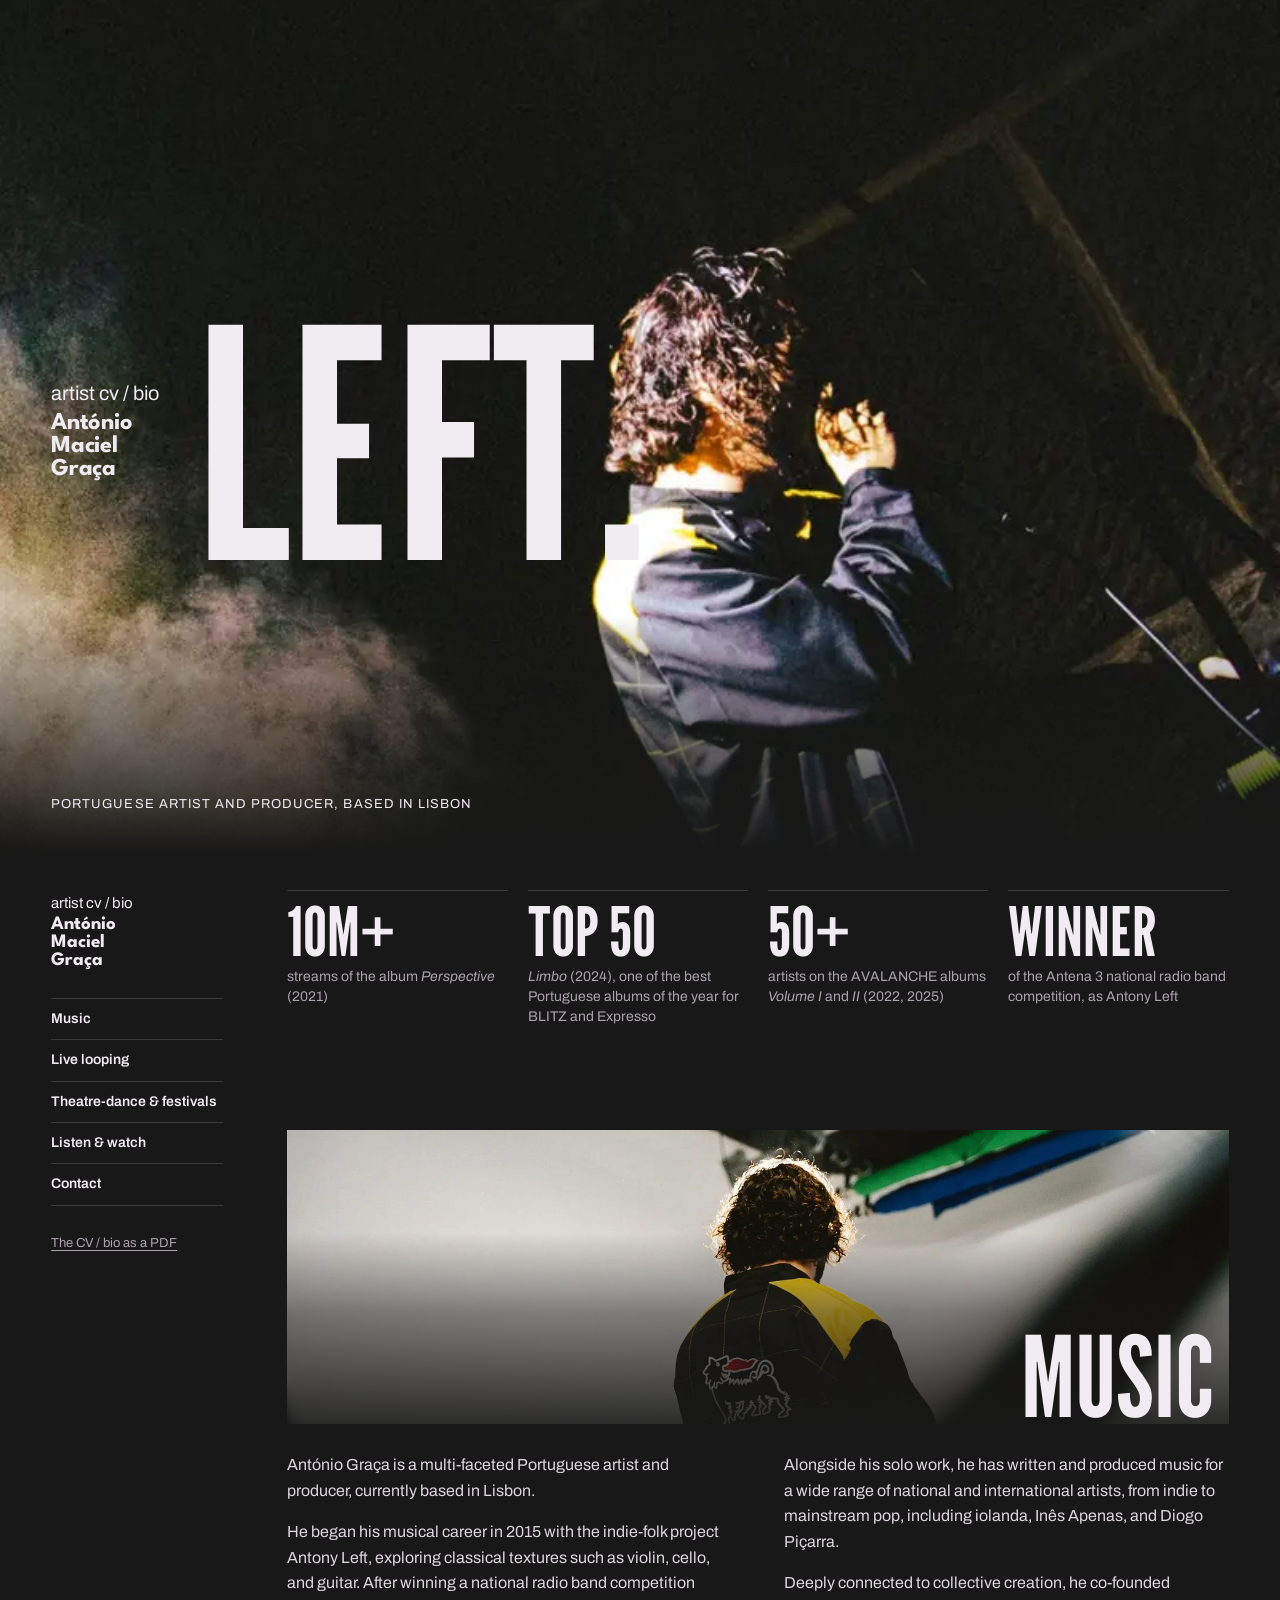
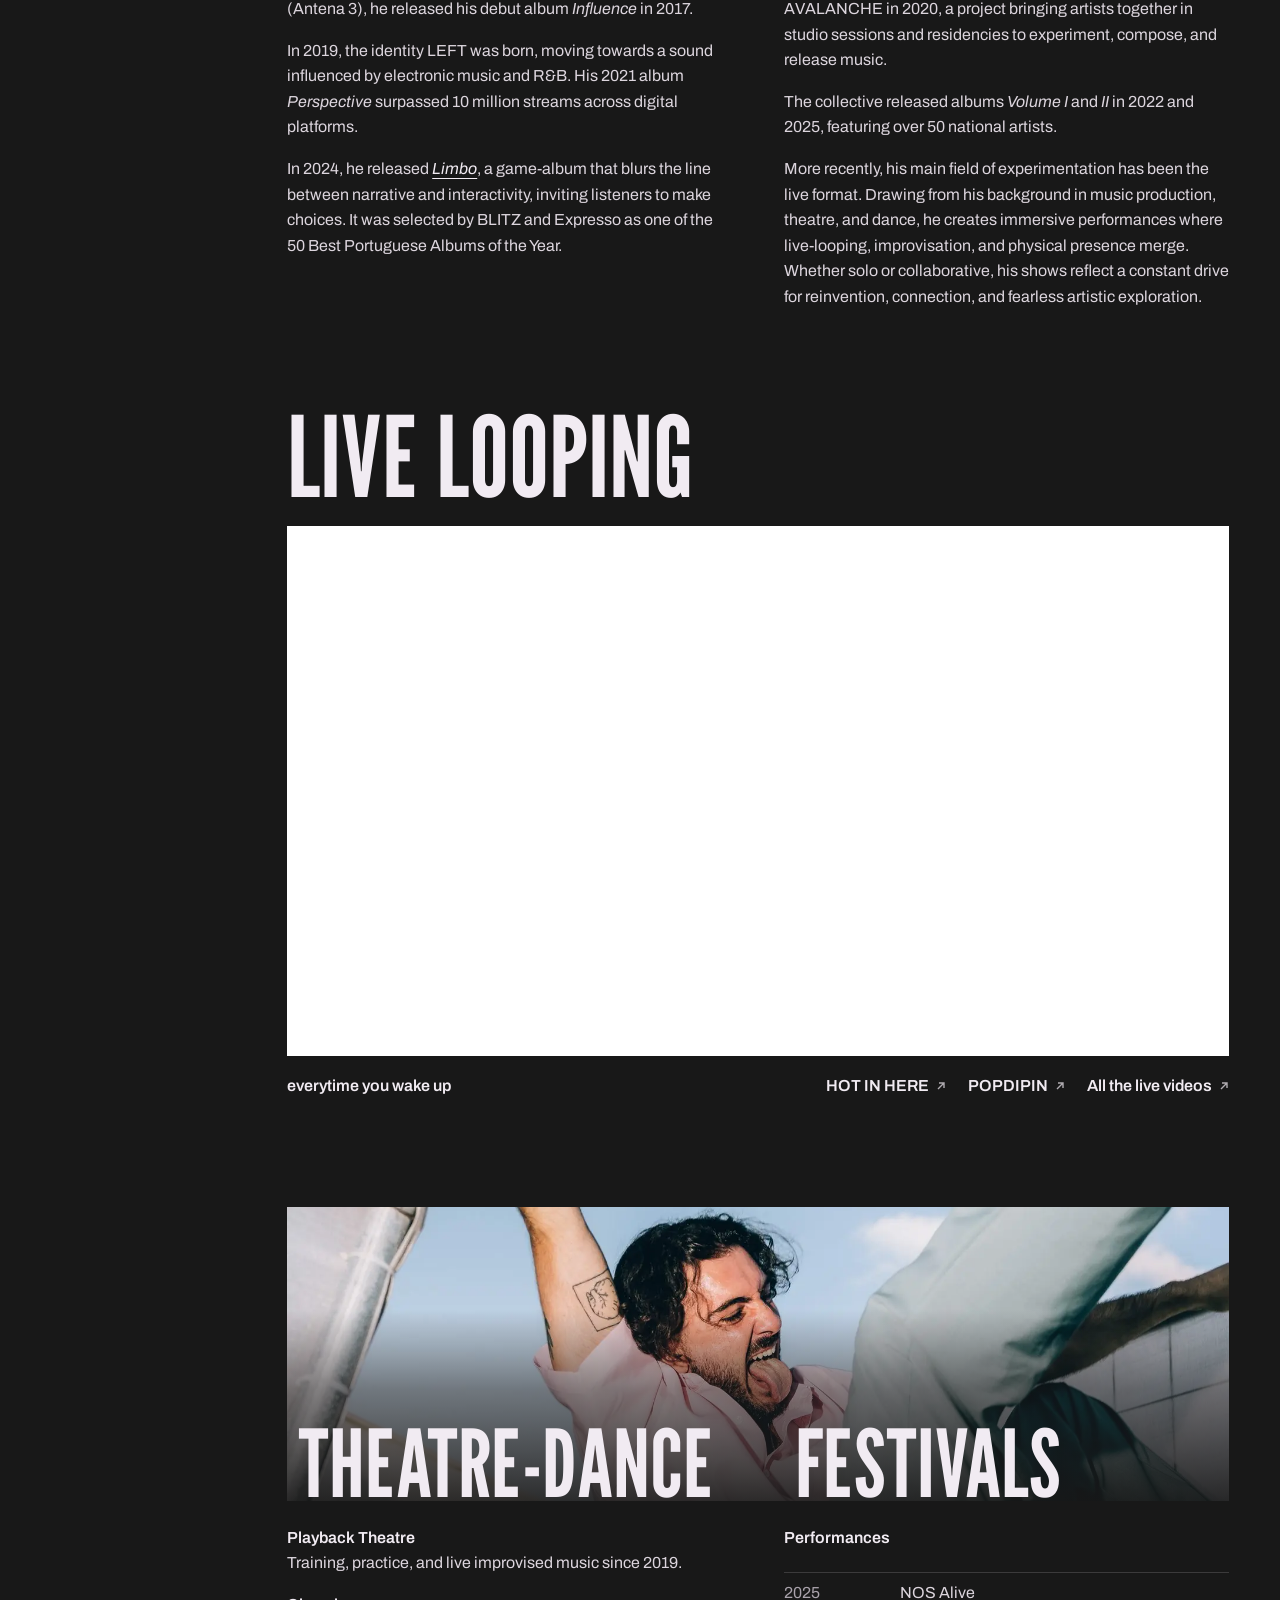
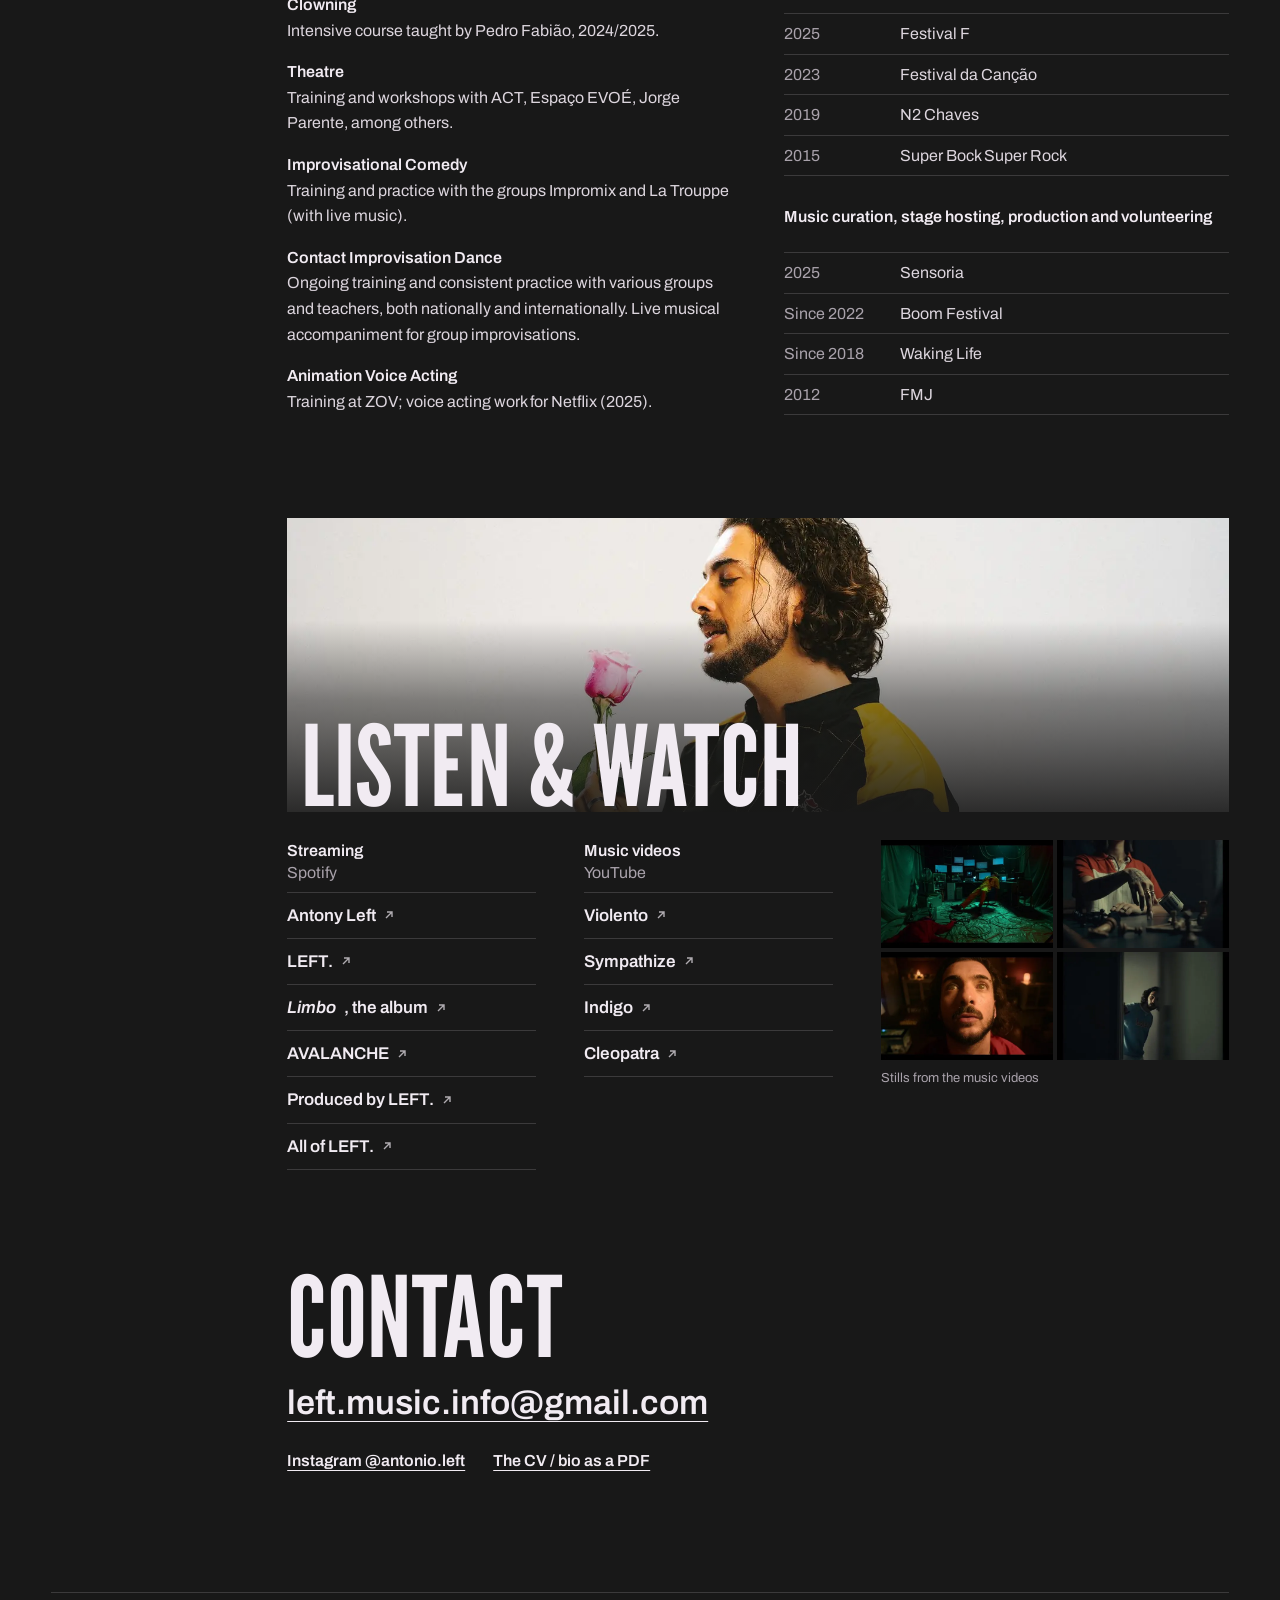
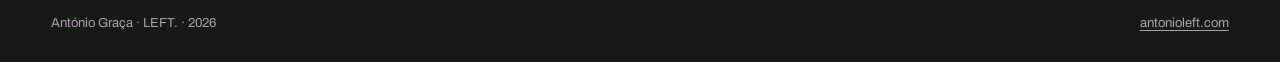
<file: portfolio/index.html>
<!doctype html>
<html lang="en">
<head>
<meta charset="utf-8">
<meta name="viewport" content="width=device-width, initial-scale=1, viewport-fit=cover">
<title>António Graça · LEFT. · Artist CV / bio</title>
<meta name="description" content="António Graça, LEFT.: Portuguese artist and producer based in Lisbon. Music, live looping and improvisation, theatre and dance.">
<link rel="canonical" href="https://antonioleft.com/portfolio/">
<meta property="og:type" content="profile">
<meta property="og:title" content="António Graça · LEFT.">
<meta property="og:description" content="Portuguese artist and producer based in Lisbon. Music, live looping and improvisation, theatre and dance.">
<meta property="og:url" content="https://antonioleft.com/portfolio/">
<meta property="og:image" content="https://antonioleft.com/portfolio/img/share.jpg">
<meta property="og:image:width" content="1200">
<meta property="og:image:height" content="630">
<meta name="twitter:card" content="summary_large_image">
<meta name="theme-color" content="#181818">
<link rel="icon" href="data:image/svg+xml,%3Csvg xmlns='http://www.w3.org/2000/svg' viewBox='0 0 16 16'%3E%3Ccircle cx='8' cy='8' r='6' fill='%23FBCD1F'/%3E%3C/svg%3E">
<link rel="preconnect" href="https://fonts.googleapis.com">
<link rel="preconnect" href="https://fonts.gstatic.com" crossorigin>
<link href="https://fonts.googleapis.com/css2?family=Archivo:ital,wght@0,400;0,600;1,400&family=League+Gothic&family=League+Spartan:wght@700&display=swap" rel="stylesheet">
<style>
  /* The look of his CV/BIO PDF: its black, the white of its big LEFT., tall condensed titles
     over wide photos, and the yellow of his jacket for what can be pressed */
  :root {
    --bg: #181818;
    --ink: #F1EBF2;
    --text: #DCD5DD;
    --soft: #A9A2AB;
    --line: rgba(241, 235, 242, .16);
    --yellow: #FBCD1F;
    --dark: #181818;
    --gutter: clamp(16px, 4vw, 56px);
    --title: "League Gothic", "Arial Narrow", sans-serif;
    --name: "League Spartan", "Futura", "Avenir Next", sans-serif;
    --body: "Archivo", "Helvetica Neue", Arial, sans-serif;
    color-scheme: dark;
  }

  *, *::before, *::after { box-sizing: border-box; }
  html { -webkit-text-size-adjust: 100%; text-size-adjust: 100%; }
  @media (prefers-reduced-motion: no-preference) { html { scroll-behavior: smooth; } }
  body {
    margin: 0;
    background: var(--bg);
    color: var(--text);
    font: 400 16px/1.6 var(--body);
    -webkit-font-smoothing: antialiased;
  }
  h1, h2, h3, p, ul, figure { margin: 0; }
  ul { padding: 0; list-style: none; }
  img { display: block; max-width: 100%; }
  i { font-style: italic; }
  a { color: var(--ink); text-decoration-thickness: 1px; text-underline-offset: .22em; }
  a:hover { color: var(--yellow); }
  :focus-visible { outline: 2px solid var(--yellow); outline-offset: 3px; }

  .skip {
    position: absolute; z-index: 5; left: var(--gutter); top: -60px;
    padding: 8px 14px; background: var(--ink); color: var(--dark); font-weight: 600;
  }
  .skip:focus { top: 12px; }

  /* The cover, as on the first page of the PDF: him in the smoke, his name, and LEFT. very big.
     Upright screens get a tall crop of the same photo, with the name at the top and LEFT. at the bottom */
  .hero {
    position: relative;
    display: grid;
    height: 88vh;
    height: 88svh;
    min-height: 460px;
    overflow: hidden;
    color: var(--ink);
  }
  .hero picture { position: absolute; inset: 0; }
  .hero img { width: 100%; height: 100%; object-fit: cover; object-position: 60% 40%; }
  /* the photo fades into the page at the bottom */
  .hero::after {
    content: "";
    position: absolute; left: 0; right: 0; bottom: 0; height: 28%;
    background: linear-gradient(rgba(24, 24, 24, 0), var(--bg));
  }
  .hero-in {
    position: relative; z-index: 1;
    display: grid;
    grid-template-rows: 1fr auto;
    padding:
      calc(var(--gutter) + env(safe-area-inset-top))
      calc(var(--gutter) + env(safe-area-inset-right))
      calc(var(--gutter) * .8)
      calc(var(--gutter) + env(safe-area-inset-left));
  }
  .hero h1 {
    display: flex;
    flex-direction: column;
    justify-content: space-between;
    font-weight: 400;
  }
  .who { font: 700 clamp(19px, 5.4vw, 26px)/.95 var(--name); letter-spacing: -.01em; }
  .who::before {
    content: "artist cv / bio";
    content: "artist cv / bio" / "";
    display: block;
    margin-bottom: .3em;
    font: 400 .82em/1.2 var(--body);
    letter-spacing: 0;
  }
  .left {
    display: block;
    margin: 0 0 -.06em -.03em;
    font: 400 min(52vw, 34vh)/.8 var(--title);
    font-size: min(52vw, 34svh);
    text-transform: uppercase;
  }
  .role {
    margin-top: 10px;
    font-size: 13px;
    letter-spacing: .08em;
    line-height: 1.4;
    text-transform: uppercase;
  }
  @media (orientation: landscape) {
    .hero { height: min(100vh, 66.7vw); height: min(100svh, 66.7vw); min-height: 300px; }
    .hero img { object-position: 70% 40%; }
    .hero-in { grid-template-rows: 1fr auto 1fr; align-items: center; }
    .hero h1 {
      grid-row: 2;
      flex-direction: row;
      justify-content: flex-start;
      align-items: center;
      gap: clamp(20px, 3.6vw, 56px);
    }
    .who { font-size: clamp(16px, 1.9vw, 28px); }
    .left { font-size: min(25vw, 50vh); font-size: min(25vw, 50svh); }
    .role { grid-row: 3; align-self: end; }
  }

  /* Below the cover: on a laptop, the PDF's corner (artist cv / bio, his name) stays on the left with the sections
     under it; on a phone the sections are a row of links */
  .layout { width: min(100% - 2 * var(--gutter), 1240px); margin: 0 auto; }
  .side { padding: 20px 0 4px; border-bottom: 1px solid var(--line); }
  .sig, .side .pdf { display: none; }
  .side ul { display: flex; flex-wrap: wrap; gap: 4px 20px; }
  .side a { display: inline-block; padding: 6px 0; font-size: 14px; font-weight: 600; text-decoration: none; }
  .side a:hover { text-decoration: underline; }
  @media (min-width: 960px) {
    .layout {
      display: grid;
      grid-template-columns: 172px minmax(0, 1fr);
      gap: clamp(32px, 5vw, 80px);
    }
    .side {
      position: sticky; top: 0;
      align-self: start;
      padding: 40px 0 0;
      border: 0;
    }
    .sig {
      display: block;
      margin-bottom: 28px;
      font: 400 15px/1.2 var(--body);
      color: var(--ink);
    }
    .sig b { display: block; margin-top: 4px; font: 700 19px/.95 var(--name); }
    .side ul { display: block; border-top: 1px solid var(--line); }
    .side li { border-bottom: 1px solid var(--line); }
    .side a { display: block; padding: 9px 0; }
    .side .pdf { display: block; margin-top: 18px; font-size: 13px; font-weight: 400; color: var(--soft); text-decoration: underline; }
  }

  main > * { padding-top: clamp(48px, 8vw, 104px); }
  main > :first-child { padding-top: 36px; }
  [id] { scroll-margin-top: 16px; }

  /* What a jury should see first */
  .facts { display: grid; grid-template-columns: 1fr 1fr; gap: 28px 20px; }
  .facts li { padding-top: 12px; border-top: 1px solid var(--line); font-size: 14px; line-height: 1.45; color: var(--soft); }
  .facts b { display: block; margin-bottom: 6px; font: 400 clamp(46px, 6vw, 68px)/.85 var(--title); color: var(--ink); text-transform: uppercase; }
  @media (min-width: 760px) { .facts { grid-template-columns: repeat(4, 1fr); } }

  /* The wide photos with the section's name over them, as in the PDF. Like the cover, each photo fades into
     the page at the bottom, so the name stays readable on any photo */
  .shot { position: relative; overflow: hidden; aspect-ratio: 16 / 9; background: #2B2B2B; }
  .shot img { width: 100%; height: 100%; object-fit: cover; }
  .shot::after {
    content: "";
    position: absolute; inset: 0;
    background: linear-gradient(rgba(24, 24, 24, 0) 35%, rgba(24, 24, 24, .5) 62%, rgba(24, 24, 24, .9));
  }
  @media (min-width: 720px) { .shot { aspect-ratio: 16 / 5; } }
  h2 {
    font: 400 clamp(56px, 18vw, 112px)/.8 var(--title);
    text-transform: uppercase;
    white-space: nowrap;
    color: var(--ink);
  }
  .shot h2 { position: absolute; z-index: 1; bottom: 0; padding: 0 .12em .02em; }
  .music .shot img { object-position: 50% 30%; }
  .music .shot h2 { right: 0; }
  .listen .shot img { object-position: 50% 58%; }
  .listen .shot h2 { left: 0; }

  /* The bio, in two columns on a wide screen like the PDF */
  .cols { display: grid; gap: 0 clamp(24px, 4vw, 56px); margin-top: 28px; }
  .cols p { max-width: 62ch; }
  .cols p + p { margin-top: 1em; }
  .cols div + div { margin-top: 1em; }
  @media (min-width: 720px) {
    .cols { grid-template-columns: 1fr 1fr; }
    .cols div + div { margin-top: 0; }
  }

  /* Live looping: one show playable here (Google Drive's own player, loaded only when it comes near the screen),
     the others a tap away */
  .live h2 { margin-bottom: 24px; }
  .video { position: relative; aspect-ratio: 16 / 9; background: #0E0E0E; }
  .video iframe { position: absolute; inset: 0; width: 100%; height: 100%; border: 0; }
  .under { display: flex; flex-wrap: wrap; align-items: baseline; justify-content: space-between; gap: 6px 28px; margin-top: 12px; }
  .now a { font-weight: 600; text-decoration: none; }
  .now a:hover { text-decoration: underline; }
  .under ul { display: flex; flex-wrap: wrap; gap: 2px 22px; }
  .under a { display: inline-flex; align-items: center; gap: 7px; padding: 6px 0; font-weight: 600; text-decoration: none; }
  .under a:hover { text-decoration: underline; }
  .under svg { width: 10px; height: 10px; opacity: .7; }

  /* Theatre-dance and festivals share one photo; on a wide screen each title sits on it over its own column */
  .pair { display: grid; gap: 0 clamp(24px, 4vw, 56px); }
  .pair .shot { grid-column: 1 / -1; }
  .pair .shot img { object-position: 50% 50%; }
  .pair h2 { position: relative; margin: -.8em 0 0; padding: 0 .12em .02em; font-size: clamp(48px, 18vw, 112px); }
  .pair section + section h2 { margin-top: 56px; padding-left: 0; }
  @media (min-width: 720px) {
    .pair { grid-template-columns: 1fr 1fr; }
    .pair h2 { font-size: 9vw; }
    .pair section + section h2 { margin-top: -.8em; padding-left: .12em; }
  }
  @media (min-width: 960px) { .pair h2 { font-size: min(calc(7vw - 4px), 96px); } }
  /* Each title as big as its column allows: THEATRE-DANCE is 4.45 times as wide as the letters are big */
  @supports (container-type: inline-size) {
    .pair section { container-type: inline-size; }
    .pair h2 { font-size: min(21cqi, 112px); }
  }
  .pair ul { margin-top: 24px; }

  .training li + li { margin-top: 18px; }
  h3 { font: 600 16px/1.35 var(--body); color: var(--ink); }
  .training p { margin-top: 2px; }

  .years h3 { margin: 30px 0 10px; }
  .years h3:first-child { margin-top: 0; }
  .years li { display: grid; grid-template-columns: 6.5em 1fr; gap: 12px; padding: 7px 0; border-top: 1px solid var(--line); }
  .years li:last-child { border-bottom: 1px solid var(--line); }
  .years .when { color: var(--soft); font-variant-numeric: tabular-nums; }
  .pair .years { margin-top: 24px; }

  /* Listen and watch: the links of the PDF's last page, and stills from the videos */
  .links { display: grid; grid-template-columns: 1fr 1fr; gap: 32px clamp(20px, 4vw, 48px); margin-top: 28px; }
  .links h3 { margin-bottom: 8px; }
  .links h3 span { display: block; font-weight: 400; color: var(--soft); }
  .links li a {
    display: flex; align-items: center; gap: 8px;
    padding: 9px 0;
    border-top: 1px solid var(--line);
    font-size: 17px; font-weight: 600; text-decoration: none;
  }
  .links li:last-child a { border-bottom: 1px solid var(--line); }
  .links svg { width: 10px; height: 10px; flex: none; opacity: .7; }
  .stills { grid-column: 1 / -1; }
  .stills ul { display: grid; grid-template-columns: 1fr 1fr; gap: 4px; }
  .stills img { width: 100%; height: auto; aspect-ratio: 16 / 10; object-fit: cover; }
  .stills figcaption { margin-top: 8px; font-size: 13px; color: var(--soft); }
  @media (min-width: 900px) {
    .links { grid-template-columns: 1fr 1fr 1.4fr; }
    .stills { grid-column: auto; }
  }

  /* Contact */
  .contact h2 { margin-bottom: 20px; }
  .mail { font: 600 clamp(20px, 3.4vw, 34px)/1.25 var(--body); overflow-wrap: anywhere; }
  .contact ul { margin-top: 18px; display: flex; flex-wrap: wrap; gap: 8px 28px; }
  .contact li a { display: inline-block; padding: 6px 0; font-weight: 600; }

  footer {
    width: min(100% - 2 * var(--gutter), 1240px);
    margin: clamp(56px, 9vw, 112px) auto 0;
    padding: 20px 0 calc(28px + env(safe-area-inset-bottom));
    border-top: 1px solid var(--line);
    display: flex; flex-wrap: wrap; justify-content: space-between; gap: 8px 24px;
    font-size: 13px; color: var(--soft);
  }
  footer a { color: var(--soft); }

  /* Printed or saved as a PDF from the browser: black on white, no big photos, nothing to press */
  @media print {
    @page { margin: 14mm 16mm; }
    :root { --bg: #fff; --ink: #111; --text: #222; --soft: #555; --line: #d5d5d5; --dark: #111; color-scheme: light; }
    html { background: #fff; }
    body { font-size: 10.5pt; line-height: 1.5; }
    .skip, .side, .hero picture, .hero::after, .shot img, .shot::after, .stills, .video, .under svg { display: none; }
    .hero { height: auto; min-height: 0; }
    .hero-in { display: block; padding: 0; }
    .hero h1 { display: flex; flex-direction: row; align-items: center; gap: 24px; }
    .left { font-size: 96pt; }
    .who { font-size: 16pt; }
    .role { margin-top: 6px; }
    .layout { display: block; width: auto; }
    main > * { padding-top: 28px; }
    main > :first-child { padding-top: 20px; }
    .shot { aspect-ratio: auto; background: none; }
    .shot h2, .pair h2, .pair section + section h2 { position: static; margin: 0; padding: 0; color: var(--ink); }
    h2 { font-size: 34pt; }
    .facts { grid-template-columns: repeat(4, 1fr); }
    .facts b { font-size: 26pt; }
    .cols, .pair, .links { grid-template-columns: 1fr 1fr; }
    .pair ul, .pair .years, .cols { margin-top: 10px; }
    li, .cols p { break-inside: avoid; }
    .pair, .listen { break-before: page; }
    a { text-decoration: none; }
    .links li a { padding: 4px 0; font-size: 10.5pt; }
    .links svg { display: none; }
    footer { width: auto; margin-top: 28px; }
  }
</style>
</head>
<body>
  <a class="skip" href="#main">Skip to the bio</a>

  <header class="hero">
    <picture>
      <source media="(orientation: portrait)" srcset="img/stage-tall-800.webp 800w, img/stage-tall-1215.webp 1215w" sizes="100vw">
      <img src="img/stage-2000.webp" srcset="img/stage-1200.webp 1200w, img/stage-2000.webp 2000w" sizes="100vw"
           width="2000" height="1333" fetchpriority="high"
           alt="António on a dark stage, lit from the side, with smoke drifting past him">
    </picture>
    <div class="hero-in">
      <h1><span class="who">António<br>Maciel<br>Graça</span> <span class="left">LEFT.</span></h1>
      <p class="role">Portuguese artist and producer, based in Lisbon</p>
    </div>
  </header>

  <div class="layout">
    <aside class="side">
      <p class="sig" aria-hidden="true">artist cv / bio<b>António<br>Maciel<br>Graça</b></p>
      <nav aria-label="Sections">
        <ul>
          <li><a href="#music">Music</a></li>
          <li><a href="#live">Live looping</a></li>
          <li><a href="#stage">Theatre-dance &amp; festivals</a></li>
          <li><a href="#listen">Listen &amp; watch</a></li>
          <li><a href="#contact">Contact</a></li>
        </ul>
      </nav>
      <a class="pdf" href="../antonio-graca-bio.pdf">The CV / bio as a PDF</a>
    </aside>

    <main id="main">
      <section aria-label="Highlights">
        <ul class="facts">
          <li><b>10M+</b>streams of the album <i>Perspective</i> (2021)</li>
          <li><b>Top 50</b><i>Limbo</i> (2024), one of the best Portuguese albums of the year for BLITZ and Expresso</li>
          <li><b>50+</b>artists on the AVALANCHE albums <i>Volume I</i> and <i>II</i> (2022, 2025)</li>
          <li><b>Winner</b>of the Antena 3 national radio band competition, as Antony Left</li>
        </ul>
      </section>

      <section class="music" id="music" aria-labelledby="music-title">
        <div class="shot">
          <img src="img/jacket-1600.webp" srcset="img/jacket-800.webp 800w, img/jacket-1600.webp 1600w"
               sizes="(min-width: 960px) 70vw, 100vw" width="1600" height="1066" loading="lazy"
               alt="António from behind, in a black and yellow jacket, in a white photo studio">
          <h2 id="music-title">Music</h2>
        </div>
        <div class="cols">
          <div>
            <p>António Graça is a multi-faceted Portuguese artist and producer, currently based in Lisbon.</p>
            <p>He began his musical career in 2015 with the indie-folk project Antony Left, exploring classical textures such as violin, cello, and guitar. After winning a national radio band competition (Antena 3), he released his debut album <i>Influence</i> in 2017.</p>
            <p>In 2019, the identity LEFT was born, moving towards a sound influenced by electronic music and R&amp;B. His 2021 album <i>Perspective</i> surpassed 10 million streams across digital platforms.</p>
            <p>In 2024, he released <a href="https://open.spotify.com/album/6DkuX5UAticvTx5NxEFVH5" target="_blank" rel="noopener"><i>Limbo</i></a>, a game-album that blurs the line between narrative and interactivity, inviting listeners to make choices. It was selected by BLITZ and Expresso as one of the 50 Best Portuguese Albums of the Year.</p>
          </div>
          <div>
            <p>Alongside his solo work, he has written and produced music for a wide range of national and international artists, from indie to mainstream pop, including iolanda, Inês Apenas, and Diogo Piçarra.</p>
            <p>Deeply connected to collective creation, he co-founded AVALANCHE in 2020, a project bringing artists together in studio sessions and residencies to experiment, compose, and release music.</p>
            <p>The collective released albums <i>Volume I</i> and <i>II</i> in 2022 and 2025, featuring over 50 national artists.</p>
            <p>More recently, his main field of experimentation has been the live format. Drawing from his background in music production, theatre, and dance, he creates immersive performances where live-looping, improvisation, and physical presence merge. Whether solo or collaborative, his shows reflect a constant drive for reinvention, connection, and fearless artistic exploration.</p>
          </div>
        </div>
      </section>

      <section class="live" id="live" aria-labelledby="live-title">
        <h2 id="live-title">Live looping</h2>
        <div class="video">
          <iframe src="https://drive.google.com/file/d/1E0ZiYodFk7Tvow-lOtMMIA76pgkKG6T3/preview"
                  title="everytime you wake up, live looping" loading="lazy"
                  allow="autoplay; fullscreen" allowfullscreen></iframe>
        </div>
        <div class="under">
          <p class="now"><a href="https://drive.google.com/file/d/1E0ZiYodFk7Tvow-lOtMMIA76pgkKG6T3/view" target="_blank" rel="noopener">everytime you wake up</a></p>
          <ul>
            <li><a href="https://drive.google.com/file/d/1jJdErfmsXH6Cion-5dQwkMGI1cVMkiNd/view" target="_blank" rel="noopener">HOT IN HERE<svg viewBox="0 0 10 10" aria-hidden="true"><path d="M2 8 8 2M3 2h5v5" fill="none" stroke="currentColor" stroke-width="1.4"/></svg></a></li>
            <li><a href="https://drive.google.com/file/d/1LmY9aMSwWqn1qaGhfjcaCERw4v-Htw4v/view" target="_blank" rel="noopener">POPDIPIN<svg viewBox="0 0 10 10" aria-hidden="true"><path d="M2 8 8 2M3 2h5v5" fill="none" stroke="currentColor" stroke-width="1.4"/></svg></a></li>
            <li><a href="https://drive.google.com/drive/folders/1LAe2rXFezT6N0RAy5_XChHPeHoGkVh_B" target="_blank" rel="noopener">All the live videos<svg viewBox="0 0 10 10" aria-hidden="true"><path d="M2 8 8 2M3 2h5v5" fill="none" stroke="currentColor" stroke-width="1.4"/></svg></a></li>
          </ul>
        </div>
      </section>

      <div class="pair" id="stage">
        <div class="shot">
          <img src="img/jump-1600.webp" srcset="img/jump-800.webp 800w, img/jump-1600.webp 1600w"
               sizes="(min-width: 960px) 70vw, 100vw" width="1600" height="1000" loading="lazy"
               alt="António in a pink shirt, hanging from a railing by one arm with his legs in the air, tongue out">
        </div>
        <section aria-labelledby="theatre-title">
          <h2 id="theatre-title">Theatre-dance</h2>
          <ul class="training">
            <li><h3>Playback Theatre</h3><p>Training, practice, and live improvised music since 2019.</p></li>
            <li><h3>Clowning</h3><p>Intensive course taught by Pedro Fabião, 2024/2025.</p></li>
            <li><h3>Theatre</h3><p>Training and workshops with ACT, Espaço EVOÉ, Jorge Parente, among others.</p></li>
            <li><h3>Improvisational Comedy</h3><p>Training and practice with the groups Impromix and La Trouppe (with live music).</p></li>
            <li><h3>Contact Improvisation Dance</h3><p>Ongoing training and consistent practice with various groups and teachers, both nationally and internationally. Live musical accompaniment for group improvisations.</p></li>
            <li><h3>Animation Voice Acting</h3><p>Training at ZOV; voice acting work for Netflix (2025).</p></li>
          </ul>
        </section>
        <section aria-labelledby="festivals-title">
          <h2 id="festivals-title">Festivals</h2>
          <div class="years">
            <h3>Performances</h3>
            <ul>
              <li><span class="when">2025</span><span>NOS Alive</span></li>
              <li><span class="when">2025</span><span>Festival F</span></li>
              <li><span class="when">2023</span><span>Festival da Canção</span></li>
              <li><span class="when">2019</span><span>N2 Chaves</span></li>
              <li><span class="when">2015</span><span>Super Bock Super Rock</span></li>
            </ul>
            <h3>Music curation, stage hosting, production and volunteering</h3>
            <ul>
              <li><span class="when">2025</span><span>Sensoria</span></li>
              <li><span class="when">Since 2022</span><span>Boom Festival</span></li>
              <li><span class="when">Since 2018</span><span>Waking Life</span></li>
              <li><span class="when">2012</span><span>FMJ</span></li>
            </ul>
          </div>
        </section>
      </div>

      <section class="listen" id="listen" aria-labelledby="listen-title">
        <div class="shot">
          <img src="img/rose-1600.webp" srcset="img/rose-800.webp 800w, img/rose-1600.webp 1600w"
               sizes="(min-width: 960px) 70vw, 100vw" width="1600" height="1066" loading="lazy"
               alt="António in profile, singing to a pink rose">
          <h2 id="listen-title">Listen &amp; watch</h2>
        </div>
        <div class="links">
          <div>
            <h3>Streaming <span>Spotify</span></h3>
            <ul>
              <li><a href="https://open.spotify.com/artist/1TWqzkKPlhxidBTNhCaUJD" target="_blank" rel="noopener">Antony Left<svg viewBox="0 0 10 10" aria-hidden="true"><path d="M2 8 8 2M3 2h5v5" fill="none" stroke="currentColor" stroke-width="1.4"/></svg></a></li>
              <li><a href="https://open.spotify.com/artist/2rsw8pxtVfU3LiTIT0CYUb" target="_blank" rel="noopener">LEFT.<svg viewBox="0 0 10 10" aria-hidden="true"><path d="M2 8 8 2M3 2h5v5" fill="none" stroke="currentColor" stroke-width="1.4"/></svg></a></li>
              <li><a href="https://open.spotify.com/album/6DkuX5UAticvTx5NxEFVH5" target="_blank" rel="noopener"><i>Limbo</i>, the album<svg viewBox="0 0 10 10" aria-hidden="true"><path d="M2 8 8 2M3 2h5v5" fill="none" stroke="currentColor" stroke-width="1.4"/></svg></a></li>
              <li><a href="https://open.spotify.com/artist/1BRFw2SgH5VM5P0FLmFp3z" target="_blank" rel="noopener">AVALANCHE<svg viewBox="0 0 10 10" aria-hidden="true"><path d="M2 8 8 2M3 2h5v5" fill="none" stroke="currentColor" stroke-width="1.4"/></svg></a></li>
              <li><a href="https://open.spotify.com/playlist/7C4hf9pHA0TGvfXg3eBZmK" target="_blank" rel="noopener">Produced by LEFT.<svg viewBox="0 0 10 10" aria-hidden="true"><path d="M2 8 8 2M3 2h5v5" fill="none" stroke="currentColor" stroke-width="1.4"/></svg></a></li>
              <li><a href="https://open.spotify.com/playlist/6rnllnr0ZH96MqbylgaqZR" target="_blank" rel="noopener">All of LEFT.<svg viewBox="0 0 10 10" aria-hidden="true"><path d="M2 8 8 2M3 2h5v5" fill="none" stroke="currentColor" stroke-width="1.4"/></svg></a></li>
            </ul>
          </div>
          <div>
            <h3>Music videos <span>YouTube</span></h3>
            <ul>
              <li><a href="https://www.youtube.com/watch?v=K-1EbN5JQUk" target="_blank" rel="noopener">Violento<svg viewBox="0 0 10 10" aria-hidden="true"><path d="M2 8 8 2M3 2h5v5" fill="none" stroke="currentColor" stroke-width="1.4"/></svg></a></li>
              <li><a href="https://www.youtube.com/watch?v=iABVVU9elEk" target="_blank" rel="noopener">Sympathize<svg viewBox="0 0 10 10" aria-hidden="true"><path d="M2 8 8 2M3 2h5v5" fill="none" stroke="currentColor" stroke-width="1.4"/></svg></a></li>
              <li><a href="https://www.youtube.com/watch?v=IqBTZK3WFqs" target="_blank" rel="noopener">Indigo<svg viewBox="0 0 10 10" aria-hidden="true"><path d="M2 8 8 2M3 2h5v5" fill="none" stroke="currentColor" stroke-width="1.4"/></svg></a></li>
              <li><a href="https://www.youtube.com/watch?v=CvRcYWhC3SQ" target="_blank" rel="noopener">Cleopatra<svg viewBox="0 0 10 10" aria-hidden="true"><path d="M2 8 8 2M3 2h5v5" fill="none" stroke="currentColor" stroke-width="1.4"/></svg></a></li>
            </ul>
          </div>
          <figure class="stills">
            <ul>
              <li><img src="img/video-1.webp" width="576" height="360" loading="lazy" alt=""></li>
              <li><img src="img/video-2.webp" width="576" height="360" loading="lazy" alt=""></li>
              <li><img src="img/video-3.webp" width="576" height="360" loading="lazy" alt=""></li>
              <li><img src="img/video-4.webp" width="576" height="360" loading="lazy" alt=""></li>
            </ul>
            <figcaption>Stills from the music videos</figcaption>
          </figure>
        </div>
      </section>

      <section class="contact" id="contact" aria-labelledby="contact-title">
        <h2 id="contact-title">Contact</h2>
        <a class="mail" href="mailto:left.music.info@gmail.com">left.music.info@gmail.com</a>
        <ul>
          <li><a href="https://www.instagram.com/antonio.left/" target="_blank" rel="noopener">Instagram @antonio.left</a></li>
          <li><a class="pdf-link" href="../antonio-graca-bio.pdf">The CV / bio as a PDF</a></li>
        </ul>
      </section>
    </main>
  </div>

  <footer>
    <span>António Graça · LEFT. · 2026</span>
    <a href="../">antonioleft.com</a>
  </footer>

  <script>
    // Inside Instagram and other apps, Android cannot open a PDF: there the link opens bio.html, which draws it
    if (/Android/i.test(navigator.userAgent)) {
      document.querySelectorAll('a[href$=".pdf"]').forEach(a => { a.href = '../bio.html'; });
    }
  </script>
</body>
</html>
</file>
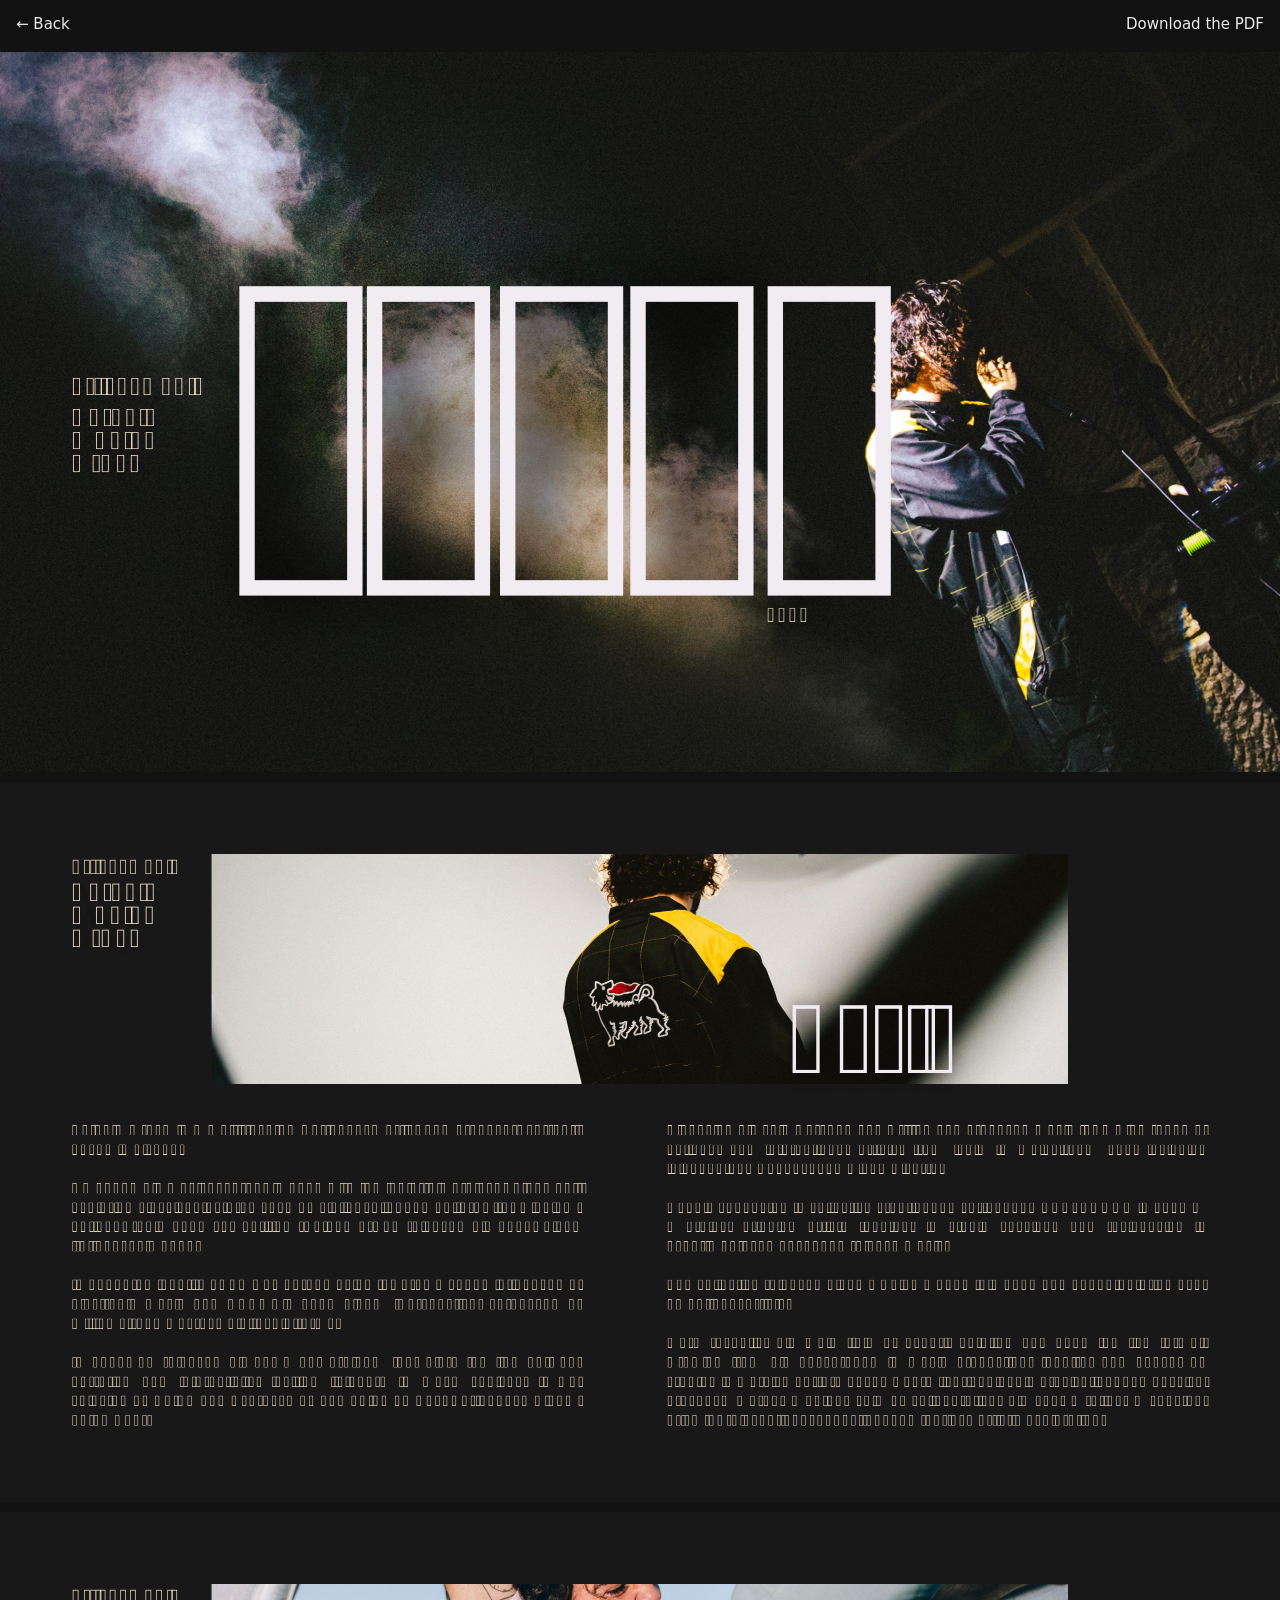
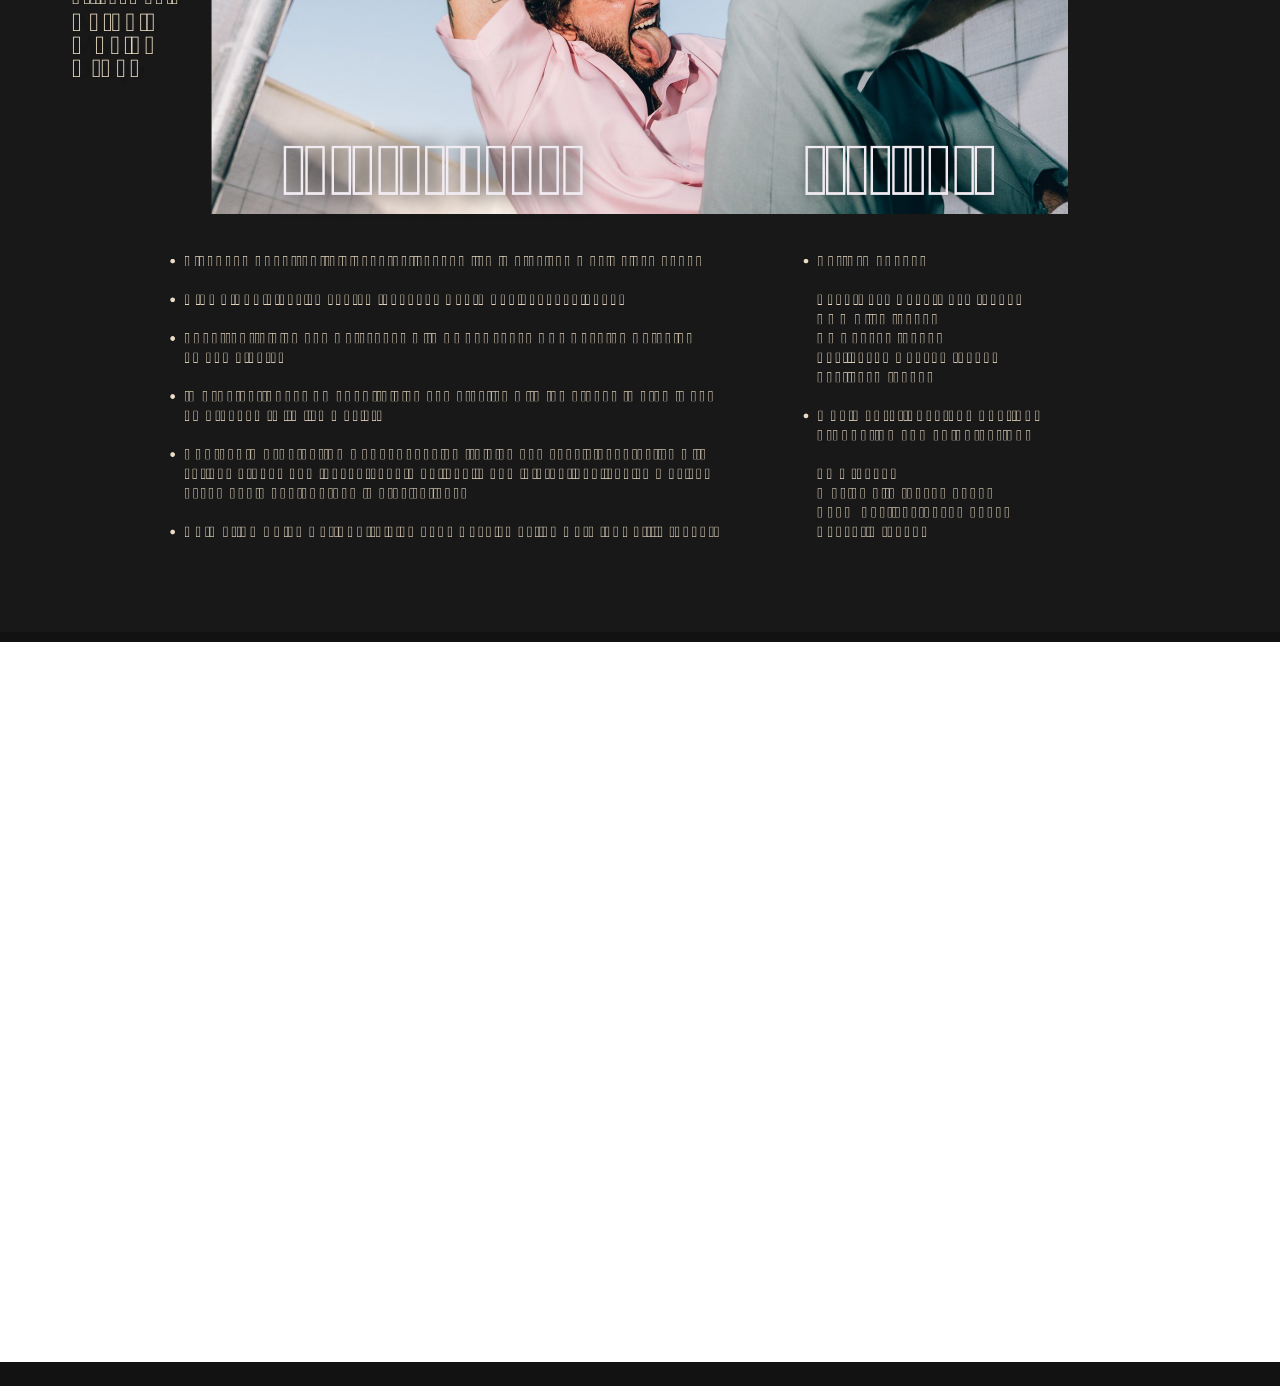
<file: bio.html>
<!doctype html>
<html lang="en">
<head>
<meta charset="utf-8">
<meta name="viewport" content="width=device-width, initial-scale=1, viewport-fit=cover">
<title>António Graça, CV and bio</title>
<meta name="robots" content="noindex">
<meta name="theme-color" content="#121212">
<style>
  /* Only for the built-in browsers of Android apps such as Instagram, which cannot open a PDF:
     this page draws the same PDF, so the bio stays one file (antonio-graca-bio.pdf) */
  :root {
    --night: #121212;
    --slide: #1C1C1C;
    --ink: #EDEDED;
    --soft: #A3A3A3;
    color-scheme: dark;
  }
  *, *::before, *::after { box-sizing: border-box; }
  html, body { margin: 0; }
  body {
    min-height: 100vh;
    background: var(--night);
    color: var(--ink);
    font: 15px/1.4 system-ui, -apple-system, "Segoe UI", Roboto, sans-serif;
  }
  header {
    position: sticky;
    top: 0;
    z-index: 1;
    display: flex;
    justify-content: space-between;
    padding:
      env(safe-area-inset-top)
      calc(6px + env(safe-area-inset-right))
      0
      calc(6px + env(safe-area-inset-left));
    background: rgb(18 18 18 / .92);
  }
  header a {
    display: inline-flex;
    align-items: center;
    min-height: 48px;
    padding: 0 10px;
    color: var(--ink);
    text-decoration: none;
  }
  .slides {
    display: grid;
    gap: 10px;
    padding: 4px env(safe-area-inset-right) calc(24px + env(safe-area-inset-bottom)) env(safe-area-inset-left);
  }
  .slide {
    position: relative;
    aspect-ratio: 16 / 9;
    background: var(--slide);
  }
  .slide canvas {
    display: block;
    width: 100%;
    height: 100%;
  }
  .slide a { position: absolute; }
  .slide a:focus-visible { outline: 2px solid var(--ink); outline-offset: 2px; }
  .status {
    margin: 0;
    padding: 48px 16px;
    color: var(--soft);
    text-align: center;
  }
  .status a { color: var(--ink); }
</style>
</head>
<body>
  <header>
    <a class="back" href="./">&larr; Back</a>
    <a href="antonio-graca-bio.pdf" download>Download the PDF</a>
  </header>
  <main class="slides" aria-busy="true">
    <p class="status" role="status">Loading the bio&hellip;</p>
  </main>

  <script>
    // Back to the page the bio was opened from, as the phone's back button would
    document.querySelector('.back').addEventListener('click', e => {
      if (history.length > 1) { e.preventDefault(); history.back(); }
    });
  </script>
  <script nomodule>
    document.querySelector('.status').innerHTML = '<a href="antonio-graca-bio.pdf">Open the PDF</a>';
  </script>
  <script type="module">
    const slides = document.querySelector('.slides');
    const status = slides.querySelector('.status');

    // A link's name for screen readers: where it goes, without the https://www. and Spotify's tracking tag
    const where = url => url.replace(/^https?:\/\/(www\.)?/, '').replace(/\?si=[^&#]*$/, '').replace(/\/$/, '');

    try {
      // Loaded here, inside the try, so a missing or broken file ends in the message below, never in an endless "Loading"
      const pdfjs = await import('./vendor/pdfjs/pdf.min.mjs');
      pdfjs.GlobalWorkerOptions.workerSrc = new URL('vendor/pdfjs/pdf.worker.min.mjs', location.href).href;
      const task = pdfjs.getDocument({ url: 'antonio-graca-bio.pdf', isEvalSupported: false });
      task.onProgress = ({ loaded, total }) => {
        if (total) status.textContent = `Loading the bio… ${Math.min(99, Math.round(loaded / total * 100))}%`;
      };
      const pdf = await task.promise;
      task.onProgress = null;
      status.remove();

      for (let n = 1; n <= pdf.numPages; n++) {
        const page = await pdf.getPage(n);
        const size = page.getViewport({ scale: 1 });
        const slide = document.createElement('section');
        slide.className = 'slide';
        slide.style.aspectRatio = `${size.width} / ${size.height}`;
        slides.append(slide);

        // Drawn at twice the screen's sharpness, so pinching to read the small print stays crisp
        const scale = Math.min(slide.clientWidth * devicePixelRatio * 2, 3000) / size.width;
        const viewport = page.getViewport({ scale });
        const canvas = document.createElement('canvas');
        canvas.width = Math.floor(viewport.width);
        canvas.height = Math.floor(viewport.height);
        canvas.setAttribute('role', 'img');
        canvas.setAttribute('aria-label', `Page ${n} of ${pdf.numPages}`);
        slide.append(canvas);
        await page.render({ canvas, viewport }).promise;

        // The PDF's own links, laid over the drawing where they sit on the page
        for (const note of await page.getAnnotations()) {
          if (note.subtype !== 'Link' || !note.url) continue;
          const [x1, y1, x2, y2] = size.convertToViewportRectangle(note.rect);
          const link = document.createElement('a');
          link.href = note.url;
          link.setAttribute('aria-label', where(note.url));
          Object.assign(link.style, {
            left: `${Math.min(x1, x2) / size.width * 100}%`,
            top: `${Math.min(y1, y2) / size.height * 100}%`,
            width: `${Math.abs(x2 - x1) / size.width * 100}%`,
            height: `${Math.abs(y2 - y1) / size.height * 100}%`,
          });
          slide.append(link);
        }
      }
      slides.removeAttribute('aria-busy');
    } catch (error) {
      status.innerHTML = 'The bio cannot be shown here. <a href="antonio-graca-bio.pdf">Open the PDF</a>';
      slides.append(status);  // back on the page, under any slides already drawn
      slides.removeAttribute('aria-busy');
    }
  </script>
</body>
</html>
</file>
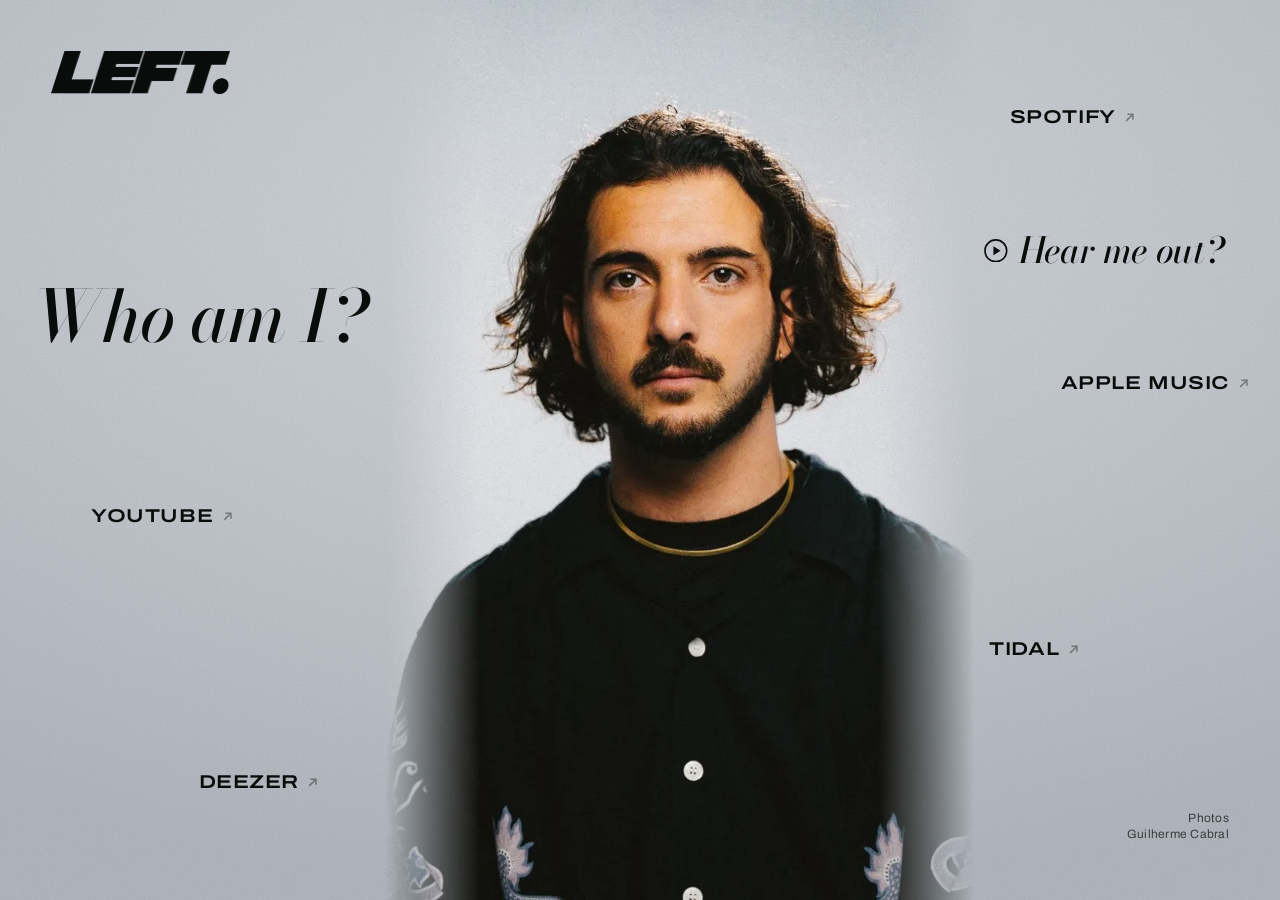
<file: studio.html>
<!doctype html>
<html lang="en">
<head>
<meta charset="utf-8">
<meta name="viewport" content="width=device-width, initial-scale=1, viewport-fit=cover">
<title>LEFT.</title>
<meta name="description" content="Listen to LEFT. on Spotify, Apple Music, YouTube, Tidal and Deezer.">
<meta property="og:title" content="LEFT.">
<meta property="og:description" content="Spotify, Apple Music, YouTube, Tidal, Deezer.">
<meta property="og:type" content="website">
<meta name="theme-color" content="#C9CED4">
<link rel="icon" href="data:image/svg+xml,%3Csvg xmlns='http://www.w3.org/2000/svg' viewBox='0 0 16 16'%3E%3Ccircle cx='8' cy='8' r='6' fill='%23D20001'/%3E%3C/svg%3E">
<link rel="preconnect" href="https://fonts.googleapis.com">
<link rel="preconnect" href="https://fonts.gstatic.com" crossorigin>
<link href="https://fonts.googleapis.com/css2?family=Archivo:wdth,wght@100..125,400..800&family=Bodoni+Moda:ital,opsz,wght@1,6..96,400..700&display=swap" rel="stylesheet">
<link rel="stylesheet" href="layout.css">
<style>
  :root {
    /* The studio backdrop from the photos, and the red from LIMBO */
    --studio-hi: #D3D8DD;
    --studio: #C6CBD1;
    --studio-lo: #B3BAC1;
    --sheet: #E3E6E9;
    --ink: #0A0C0B;
    --ink-soft: #3B4044;
    --pigment: #D20001;

    --gutter: clamp(16px, 4vw, 56px);
    --display: "Bodoni Moda", "Didot", "Bodoni 72", serif;
    --grotesk: "Archivo", "Helvetica Neue", Arial, sans-serif;
    color-scheme: light;
  }

  body {
    background: var(--studio);
    color: var(--ink);
    font-family: var(--grotesk);
  }

  /* The page continues the backdrop, light behind the head, darker at the edges */
  body::before {
    content: "";
    position: fixed;
    inset: 0;
    z-index: -1;
    background: radial-gradient(95% 75% at 50% 24%, var(--studio-hi) 0%, var(--studio) 50%, var(--studio-lo) 100%);
  }

  /* Grain over everything, so the flat page matches the film grain in the photos */
  .grain {
    position: fixed;
    inset: 0;
    pointer-events: none;
    z-index: 5;
    opacity: .14;
    mix-blend-mode: multiply;
    background-image: url("data:image/svg+xml,%3Csvg xmlns='http://www.w3.org/2000/svg' width='220' height='220'%3E%3Cfilter id='n'%3E%3CfeTurbulence type='fractalNoise' baseFrequency='.9' numOctaves='2' stitchTiles='stitch'/%3E%3CfeColorMatrix values='0 0 0 0 0 0 0 0 0 0 0 0 0 0 0 0 0 0 .6 0'/%3E%3C/filter%3E%3Crect width='100%25' height='100%25' filter='url(%23n)'/%3E%3C/svg%3E");
  }

  .mark img { width: clamp(104px, 30vw, 150px); }

  /* On a phone the photo melts into the backdrop at the top and bottom */
  .sitter {
    -webkit-mask-image: linear-gradient(transparent, #000 9%, #000 80%, transparent);
            mask-image: linear-gradient(transparent, #000 9%, #000 80%, transparent);
    animation: appear .8s ease-out both;
  }
  .sitter img {
    object-fit: cover;
    object-position: 50% 12%;
  }

  .go {
    gap: .45em;
    color: var(--ink);
    text-transform: uppercase;
    font-weight: 600;
    font-stretch: 125%;
    font-size: clamp(19px, 5.6vw, 22px);
    letter-spacing: .03em;
    line-height: 1;
  }

  /* Pick one and it leans left */
  .go .label {
    display: inline-block;
    transform-origin: 0 100%;
    transition: transform .3s cubic-bezier(.3, 1.6, .5, 1), color .15s;
  }
  .go svg {
    width: .6em;
    height: .6em;
    flex: none;
    opacity: .4;
    transition: opacity .15s, transform .3s cubic-bezier(.3, 1.6, .5, 1), color .15s;
  }
  .go:hover .label,
  .go:focus-visible .label,
  .go:active .label {
    color: var(--pigment);
    transform: skewX(12deg);
  }
  .go:hover svg,
  .go:focus-visible svg,
  .go:active svg {
    color: var(--pigment);
    opacity: 1;
    transform: translate(2px, -2px);
  }

  .who {
    font-family: var(--display);
    font-style: italic;
    font-weight: 500;
    font-size: clamp(34px, 10vw, 46px);
    line-height: 1.05;
    letter-spacing: -.02em;
    color: var(--ink);
    transition: color .15s;
  }
  .who:hover,
  .who:active { color: var(--pigment); }

  .credit {
    padding-bottom: .55em;
    font-size: 11px;
    font-weight: 400;
    letter-spacing: .02em;
    line-height: 1.35;
    color: var(--ink-soft);
  }

  /* "Hear me out?", in the italic of "Who am I?", a size down, behind a play sign that lights up when picked */
  .hear {
    display: inline-flex;
    align-items: center;
    gap: .3em;
    min-height: 40px;
    font-family: var(--display);
    font-style: italic;
    font-weight: 500;
    font-size: clamp(26px, 7.6vw, 32px);
    line-height: 1.05;
    letter-spacing: -.02em;
    color: var(--ink);
    transition: color .15s;
  }
  .hear svg {
    width: .66em;
    height: .66em;
    flex: none;
    transition: transform .3s cubic-bezier(.3, 1.6, .5, 1);
  }
  .hear:hover,
  .hear:focus-visible,
  .hear:active { color: var(--pigment); }
  .hear:hover svg,
  .hear:focus-visible svg,
  .hear:active svg { transform: scale(1.15); }

  .go:focus-visible,
  .who:focus-visible,
  .hear:focus-visible,
  .close:focus-visible,
  .pages a:focus-visible,
  .next:focus-visible,
  .back:focus-visible {
    outline: 2px solid var(--pigment);
    outline-offset: 4px;
  }

  .spotify { animation: settle .7s cubic-bezier(.2, .7, .2, 1) .2s both; }
  .apple   { animation: settle .7s cubic-bezier(.2, .7, .2, 1) .26s both; }
  .youtube { animation: settle .7s cubic-bezier(.2, .7, .2, 1) .32s both; }
  .tidal   { animation: settle .7s cubic-bezier(.2, .7, .2, 1) .38s both; }
  .deezer  { animation: settle .7s cubic-bezier(.2, .7, .2, 1) .44s both; }
  .hear    { animation: settle .8s cubic-bezier(.2, .7, .2, 1) .5s both; }
  .who     { animation: settle .9s cubic-bezier(.2, .7, .2, 1) .1s both; }

  /* The bio, and the player: a sheet that rises from the bottom on a phone, so he stays in view */
  .bio,
  .player {
    width: 100%;
    max-width: 100%;
    max-height: 86svh;
    margin: auto 0 0;
    padding: 0;
    border: 0;
    background: var(--sheet);
    color: var(--ink);
    box-shadow: 0 -20px 50px rgb(10 12 11 / .16);
  }
  .bio::backdrop,
  .player::backdrop { background: rgb(10 12 11 / .2); }
  .bio[open],
  .player[open] { animation: rise .45s cubic-bezier(.2, .7, .2, 1); }
  .sheet {
    position: relative;
    padding:
      26px
      calc(var(--gutter) + env(safe-area-inset-right))
      calc(14px + env(safe-area-inset-bottom))
      calc(var(--gutter) + env(safe-area-inset-left));
  }
  .pages p {
    max-width: 32em;
    margin: 0 0 .75em;
    font-size: 17px;
    line-height: 1.45;
  }
  .pages p:last-child { margin-bottom: 0; }
  /* The first line of each page stays clear of Close */
  .page > :first-child { padding-right: 64px; }
  .pages .lead,
  .pages .ask,
  .player .lead {
    font-family: var(--display);
    font-style: italic;
    font-weight: 500;
    letter-spacing: -.02em;
  }
  .pages .lead,
  .player .lead {
    margin-bottom: .45em;
    font-size: clamp(28px, 7.6vw, 40px);
    line-height: 1;
  }
  /* The player's line, like the first line of the bio, stays clear of Close */
  .player .lead {
    margin-top: 0;
    padding-right: 64px;
  }
  .pages .ask {
    margin-bottom: .5em;
    font-size: clamp(24px, 6.6vw, 32px);
    line-height: 1.1;
  }
  /* The address itself, for anyone without a mail app: one click selects all of it */
  .pages .mail {
    margin-top: -.2em;
    font-size: 15px;
    letter-spacing: .02em;
    color: var(--ink-soft);
    -webkit-user-select: all;
            user-select: all;
  }
  .pages a {
    color: inherit;
    text-decoration-line: underline;
    text-decoration-color: var(--pigment);
    text-decoration-thickness: 1px;
    text-underline-offset: .18em;
    transition: color .15s;
  }
  .pages .ask a {
    text-decoration-thickness: 2px;
    white-space: nowrap;
  }
  /* except a long one, which would run out of the box on a narrow phone */
  .pages .ask a.long { white-space: normal; }
  .pages a:hover { color: var(--pigment); }
  /* A page slides in a little as it turns */
  .page.current { animation: turn .4s cubic-bezier(.2, .7, .2, 1); }

  /* Where the player goes: a faint shape of it and "Loading", until Spotify draws itself over them */
  .deck {
    border-radius: 12px;
    background: rgb(10 12 11 / .06);
  }
  .wait {
    font: 600 12px/1 var(--grotesk);
    font-stretch: 125%;
    letter-spacing: .06em;
    text-transform: uppercase;
    color: var(--ink-soft);
    animation: breathe 1.2s ease-in-out infinite alternate;
  }

  .bio form,
  .player form { margin: 0; }
  .close,
  .next,
  .back {
    min-height: 44px;
    padding: 0 10px;
    border: 0;
    background: none;
    color: var(--ink);
    font: 600 13px/1 var(--grotesk);
    font-stretch: 125%;
    letter-spacing: .04em;
    text-transform: uppercase;
    cursor: pointer;
  }
  .close {
    position: absolute;
    top: 18px;
    right: calc(var(--gutter) + env(safe-area-inset-right) - 10px);
  }
  .close:hover,
  .next:hover,
  .back:hover { color: var(--pigment); }

  /* Turning the page, under the text */
  .turn {
    min-height: 44px;
    margin: 12px -10px 0;
  }
  .next,
  .back {
    display: inline-flex;
    align-items: center;
    gap: .55em;
    -webkit-tap-highlight-color: transparent;
  }
  .next svg,
  .back svg {
    width: .8em;
    height: .8em;
    transition: transform .3s cubic-bezier(.3, 1.6, .5, 1);
  }
  .next:hover svg { transform: translateX(3px); }
  .back:hover svg { transform: translateX(-3px); }

  /* Laptop, and phones held sideways */
  @media (min-width: 900px), (orientation: landscape) and (max-height: 540px) {
    .mark img { width: clamp(150px, 14vw, 240px); }
    .sitter {
      -webkit-mask-image: linear-gradient(to right, transparent, #000 16%, #000 84%, transparent);
              mask-image: linear-gradient(to right, transparent, #000 16%, #000 84%, transparent);
    }
    .sitter img { object-position: 50% 0; }
    .go {
      min-height: 0;
      padding: .3em 0;
      font-size: clamp(15px, 1.45vw, 22px);
    }
    .who { font-size: clamp(44px, 5.6vw, 100px); }
    .hear {
      min-height: 0;
      font-size: clamp(24px, 2.8vw, 52px);
    }
    .credit { font-size: 12px; }

    /* The bio slides in from the left, the full height of the page, and covers that whole side */
    .bio {
      width: min(480px, 40vw);
      height: 100%;
      max-height: none;
      margin: 0 auto 0 0;
      box-shadow: 30px 0 80px rgb(10 12 11 / .18);
    }
    .bio[open] { animation-name: slide; }
    .sheet {
      display: flex;
      flex-direction: column;
      min-height: 100%;
      padding: 30px var(--gutter) calc(16px + env(safe-area-inset-bottom)) calc(var(--gutter) + env(safe-area-inset-left));
    }
    /* The text sits in the middle of the panel when it fits, and starts at the top when it does not */
    .pages { margin-top: auto; }
    .turn { margin-bottom: auto; }
    .close { right: calc(var(--gutter) - 10px); }
    .page > :first-child { padding-right: 0; }

    /* The player comes in from the right, the side "Hear me out?" is on, as the bio comes in from the left */
    .player {
      width: min(480px, 40vw);
      height: 100%;
      max-height: none;
      margin: 0 0 0 auto;
      box-shadow: -30px 0 80px rgb(10 12 11 / .18);
    }
    .player[open] { animation-name: arrive; }
    .player .sheet {
      padding-right: calc(var(--gutter) + env(safe-area-inset-right));
      padding-left: var(--gutter);
    }
    .player .lead {
      margin-top: auto;
      padding-right: 0;
    }
    .player .deck { margin-bottom: auto; }
    .player .close { right: calc(var(--gutter) + env(safe-area-inset-right) - 10px); }
  }

  /* Phones held sideways: a wider panel, so the bio fits the short screen */
  @media (orientation: landscape) and (max-height: 540px) {
    .bio { width: calc(min(560px, 66vw) + env(safe-area-inset-left)); }
    .player { width: calc(min(480px, 60vw) + env(safe-area-inset-right)); }
    /* On a short screen the text starts at the top: Close sits in the corner, above the first line */
    .close { top: 0; }
  }
  /* On the shortest, a smaller first line in the player's panel, so the player fits without scrolling */
  @media (orientation: landscape) and (max-height: 280px) {
    .player .lead { font-size: 34px; }
  }

  @keyframes appear {
    from { opacity: 0; }
    to   { opacity: 1; }
  }
  @keyframes settle {
    from { opacity: 0; transform: translateY(12px); }
    to   { opacity: 1; transform: none; }
  }
  @keyframes rise {
    from { transform: translateY(100%); }
    to   { transform: none; }
  }
  @keyframes slide {
    from { transform: translateX(-100%); }
    to   { transform: none; }
  }
  @keyframes arrive {
    from { transform: translateX(100%); }
    to   { transform: none; }
  }
  @keyframes breathe {
    from { opacity: .35; }
    to   { opacity: 1; }
  }
  @keyframes turn {
    from { opacity: 0; transform: translateX(12px); }
    to   { opacity: 1; transform: none; }
  }

  @media (prefers-reduced-motion: reduce) {
    *, *::before, *::after { animation: none !important; transition: none !important; }
  }
</style>
</head>
<body data-bpm="100">
  <main class="stage">
    <h1 class="mark"><img src="img/left-logo.png" width="720" height="171" alt="LEFT."></h1>

    <figure class="sitter" data-look="front">
      <img class="front" src="img/front.webp" width="960" height="1200" alt="António Graça, LEFT., looking at the camera, then turning from side to side" fetchpriority="high">
      <img class="left" src="img/look-left.webp" width="960" height="1200" alt="">
      <img class="right" src="img/look-right.webp" width="960" height="1200" alt="">
      <img class="reach" src="img/reach.webp" width="960" height="1200" alt="">
    </figure>

    <nav class="platforms" aria-label="Listen to LEFT.">
      <ul>
        <li class="spotify"><a class="go" href="https://open.spotify.com/artist/2rsw8pxtVfU3LiTIT0CYUb"><span class="label">Spotify</span><svg viewBox="0 0 10 10" aria-hidden="true"><path d="M2 8 8 2M3 2h5v5" fill="none" stroke="currentColor" stroke-width="1.4"/></svg></a></li>
        <li class="apple"><a class="go" href="https://music.apple.com/pt/artist/left/1497647481"><span class="label">Apple Music</span><svg viewBox="0 0 10 10" aria-hidden="true"><path d="M2 8 8 2M3 2h5v5" fill="none" stroke="currentColor" stroke-width="1.4"/></svg></a></li>
        <li class="youtube"><a class="go" href="https://www.youtube.com/@LEFTmp3"><span class="label">YouTube</span><svg viewBox="0 0 10 10" aria-hidden="true"><path d="M2 8 8 2M3 2h5v5" fill="none" stroke="currentColor" stroke-width="1.4"/></svg></a></li>
        <li class="tidal"><a class="go" href="https://tidal.com/artist/7157557"><span class="label">Tidal</span><svg viewBox="0 0 10 10" aria-hidden="true"><path d="M2 8 8 2M3 2h5v5" fill="none" stroke="currentColor" stroke-width="1.4"/></svg></a></li>
        <li class="deezer"><a class="go" href="https://www.deezer.com/artist/6707607"><span class="label">Deezer</span><svg viewBox="0 0 10 10" aria-hidden="true"><path d="M2 8 8 2M3 2h5v5" fill="none" stroke="currentColor" stroke-width="1.4"/></svg></a></li>
      </ul>
    </nav>

    <button class="hear" type="button"><svg viewBox="0 0 20 20" aria-hidden="true"><circle cx="10" cy="10" r="9.2" fill="none" stroke="currentColor" stroke-width="1.4"/><path d="M8 6.2v7.6l6-3.8z" fill="currentColor"/></svg>Hear me out?</button>
    <button class="who" type="button">Who am I?</button>
    <p class="credit">Photos<br>Guilherme Cabral</p>
  </main>

  <dialog class="bio" aria-label="Who am I?">
    <div class="sheet">
      <div class="pages">
        <div class="page current" tabindex="-1">
          <p class="lead">Depends on the side.</p>
          <p>One writes songs as <a href="https://open.spotify.com/artist/2rsw8pxtVfU3LiTIT0CYUb">LEFT</a> or <a href="https://open.spotify.com/artist/1TWqzkKPlhxidBTNhCaUJD">Antony Left</a>. One produces music for <a href="https://open.spotify.com/playlist/7C4hf9pHA0TGvfXg3eBZmK">various national and international artists</a>. One co-owns a <a href="https://open.spotify.com/artist/1BRFw2SgH5VM5P0FLmFp3z">collaborative label</a>. One does clowning, improv theatre and contact improvisation. One hosts creative retreats.</p>
          <p>All of them are António Graça, from Lisbon, to the world.</p>
        </div>
        <div class="page" tabindex="-1">
          <p class="ask">You want to see some of my <a href="https://www.youtube.com/@LEFTmp3/videos">videos</a>?</p>
          <p class="ask">You want to <a class="long" href="portfolio/">learn more about my shenanigans</a>?</p>
          <p class="ask">You want to <a href="mailto:left.music.info@gmail.com">get in touch</a>?</p>
          <p class="mail">left.music.info@gmail.com</p>
        </div>
      </div>
      <div class="turn">
        <button class="back" type="button" hidden><svg viewBox="0 0 10 10" aria-hidden="true"><path d="M9 5H1.5M4.5 2 1.5 5l3 3" fill="none" stroke="currentColor" stroke-width="1.4"/></svg>Back</button>
        <button class="next" type="button">Next<svg viewBox="0 0 10 10" aria-hidden="true"><path d="M1 5h7.5M5.5 2l3 3-3 3" fill="none" stroke="currentColor" stroke-width="1.4"/></svg></button>
      </div>
      <form method="dialog"><button class="close">Close</button></form>
    </div>
  </dialog>

  <dialog class="player" aria-label="LEFT. on Spotify" tabindex="-1">
    <div class="sheet">
      <p class="lead">Turn it up.</p>
      <div class="deck">
        <p class="wait" aria-hidden="true">Loading</p>
        <!-- Spotify's code for the artist page, with the dark colours (theme=0). Nothing in a template loads:
             page.js puts it in when the box opens and takes it out when the box closes -->
        <template><iframe title="Spotify Embed: LEFT." width="100%" height="352" allow="autoplay; clipboard-write; encrypted-media; fullscreen; picture-in-picture" allowfullscreen src="https://open.spotify.com/embed/artist/2rsw8pxtVfU3LiTIT0CYUb?utm_source=oembed&amp;theme=0"></iframe></template>
      </div>
      <form method="dialog"><button class="close">Close</button></form>
    </div>
  </dialog>

  <div class="grain" aria-hidden="true"></div>

  <script src="page.js"></script>
</body>
</html>
</file>
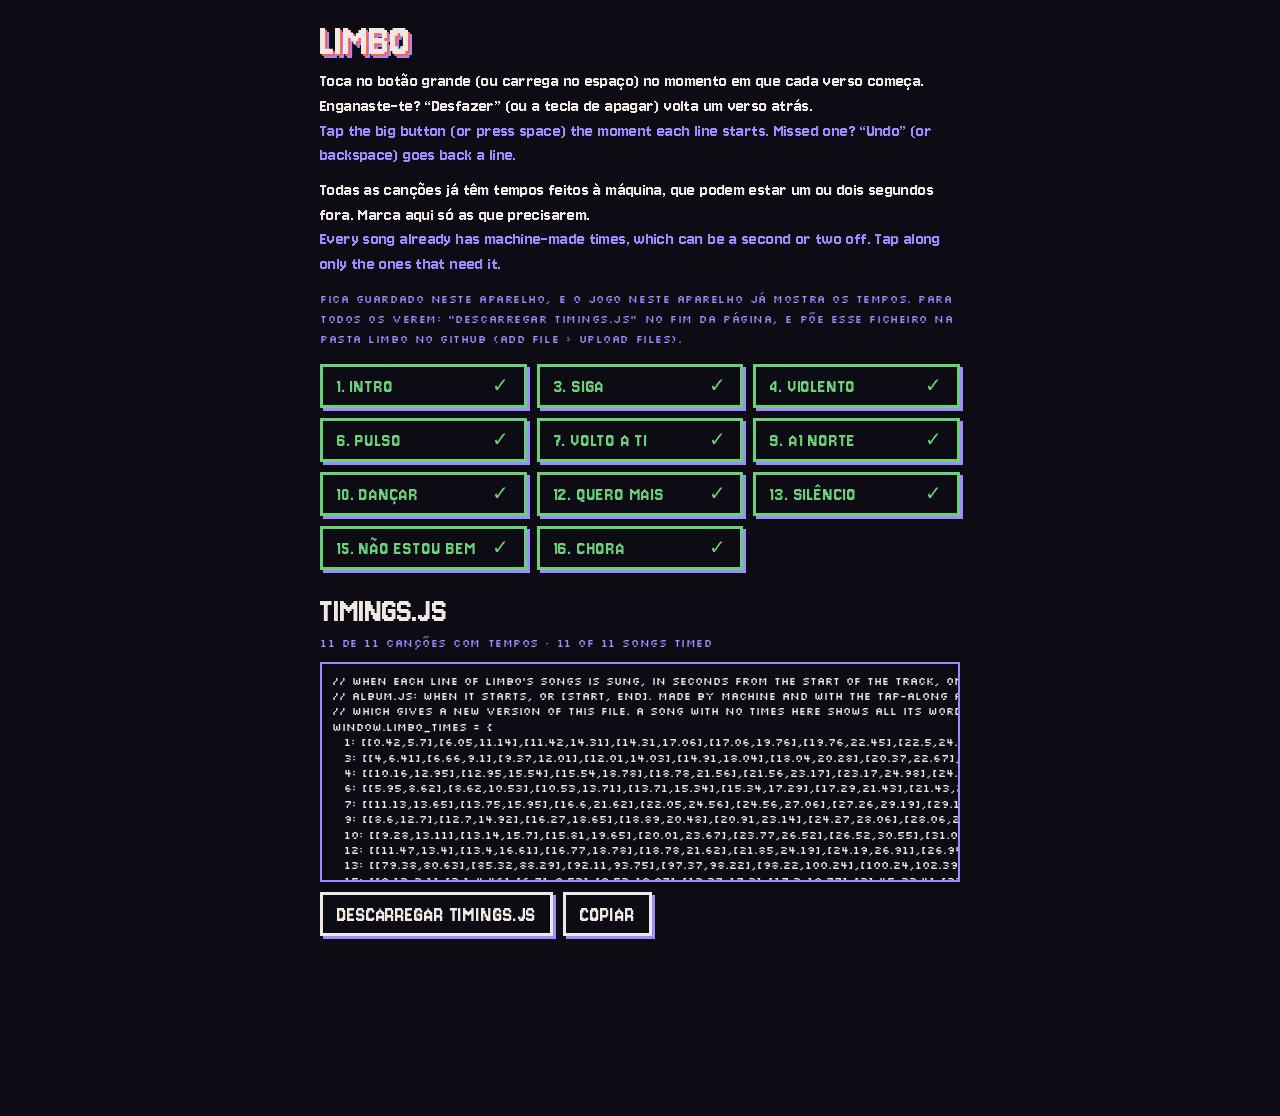
<file: limbo/sync.html>
<!doctype html>
<html lang="pt">
<head>
<meta charset="utf-8">
<meta name="viewport" content="width=device-width, initial-scale=1, viewport-fit=cover">
<meta name="robots" content="noindex">
<title>LIMBO · tap-along</title>
<meta name="theme-color" content="#0D0B14">
<link rel="preconnect" href="https://fonts.googleapis.com">
<link rel="preconnect" href="https://fonts.gstatic.com" crossorigin>
<link href="https://fonts.googleapis.com/css2?family=Jersey+10&family=Silkscreen&display=swap" rel="stylesheet">
<style>
  /* António's tool for timing LIMBO's lyrics: play a song and tap when each line starts. The game then lights
     the lines up with the music. Not linked from anywhere. */
  :root {
    --paper: #0D0B14; --ink: #F2E8E3; --indigo: #9D8CFF; --red: #FF5C54;
    --arcade: "Jersey 10", "Arial Narrow", sans-serif;
    --pixel: "Silkscreen", "Courier New", monospace;
    color-scheme: dark;
  }
  * { box-sizing: border-box; }
  body { margin: 0; background: var(--paper); color: var(--ink); font-family: var(--pixel); }
  main { width: min(100% - 32px, 640px); margin: 0 auto; padding: calc(20px + env(safe-area-inset-top)) 0 180px; }
  h1 { margin: 0 0 6px; font: 400 48px/.9 var(--arcade); text-shadow: 2px 2px 0 var(--red), 4px 4px 0 var(--indigo); }
  h2 { margin: 26px 0 8px; font: 400 36px/.9 var(--arcade); text-transform: uppercase; }
  p, li { font: 400 19px/1.3 var(--arcade); letter-spacing: .02em; }
  p { margin: 0 0 10px; }
  .en { color: var(--indigo); }
  small, .status { font: 400 11px/1.4 var(--pixel); letter-spacing: .05em; text-transform: uppercase; color: var(--indigo); }
  button, .button {
    display: inline-flex; align-items: center; justify-content: center;
    min-height: 44px; padding: 4px 14px 2px;
    border: 3px solid var(--ink); background: var(--paper); color: var(--ink);
    box-shadow: 3px 3px 0 var(--indigo);
    font: 400 22px/1 var(--arcade); letter-spacing: .04em; text-transform: uppercase; text-decoration: none;
    cursor: pointer;
  }
  button:hover, .button:hover { color: var(--red); }
  button:active, .button:active { transform: translate(2px, 2px); box-shadow: 1px 1px 0 var(--indigo); }
  :focus-visible { outline: 3px solid var(--red); outline-offset: 3px; }
  .songs { display: grid; grid-template-columns: repeat(auto-fill, minmax(180px, 1fr)); gap: 10px; margin: 16px 0; padding: 0; list-style: none; }
  .songs button { width: 100%; justify-content: space-between; gap: 8px; font-size: 20px; }
  .songs .done { border-color: #6BD07A; color: #6BD07A; }
  .lines { margin: 12px 0 0; padding: 0 0 0 2.2em; }
  .lines li { opacity: .35; }
  .lines li.done { opacity: .7; }
  .lines li.next { opacity: 1; color: var(--red); }
  .lines li.gap { margin-top: .8em; }
  .lines li span { font-family: var(--pixel); font-size: 11px; color: var(--indigo); margin-left: .6em; }
  .bar {
    position: fixed; left: 0; right: 0; bottom: 0;
    display: flex; gap: 8px; align-items: stretch;
    padding: 10px 12px calc(10px + env(safe-area-inset-bottom));
    background: rgb(13 11 20 / .94);
    border-top: 3px solid var(--ink);
  }
  .bar[hidden] { display: none; }
  .bar button { min-height: 60px; font-size: 20px; }
  .bar .tap { flex: 1; background: var(--red); color: var(--paper); font-size: 32px; }
  .bar .tap:hover { color: var(--paper); filter: brightness(1.1); }
  .out pre {
    overflow: auto; max-height: 220px; margin: 10px 0; padding: 10px;
    border: 2px solid var(--indigo); font: 400 11px/1.4 var(--pixel); color: var(--ink);
  }
  .row { display: flex; flex-wrap: wrap; gap: 10px; align-items: center; }
</style>
</head>
<body>
<main>
  <h1>LIMBO</h1>
  <p>Toca no botão grande (ou carrega no espaço) no momento em que cada verso começa. Enganaste-te? “Desfazer” (ou a tecla de apagar) volta um verso atrás.
     <br><span class="en">Tap the big button (or press space) the moment each line starts. Missed one? “Undo” (or backspace) goes back a line.</span></p>
  <p>Todas as canções já têm tempos feitos à máquina, que podem estar um ou dois segundos fora. Marca aqui só as que precisarem.
     <br><span class="en">Every song already has machine-made times, which can be a second or two off. Tap along only the ones that need it.</span></p>
  <small>Fica guardado neste aparelho, e o jogo neste aparelho já mostra os tempos. Para todos os verem: “Descarregar timings.js” no fim da página, e põe esse ficheiro na pasta limbo no GitHub (Add file › Upload files).</small>

  <ul class="songs" aria-label="Canções"></ul>

  <section class="work" hidden>
    <h2></h2>
    <p class="status" aria-live="polite"></p>
    <ol class="lines"></ol>
  </section>

  <section class="out">
    <h2>timings.js</h2>
    <p class="status"></p>
    <pre></pre>
    <div class="row">
      <a class="button download" download="timings.js">Descarregar timings.js</a>
      <button class="copy" type="button">Copiar</button>
    </div>
  </section>
</main>

<div class="bar" hidden>
  <button class="undo" type="button" aria-label="Desfazer / Undo">↶</button>
  <button class="tap" type="button">Toca</button>
  <button class="pp" type="button" aria-label="Tocar ou pausa / Play or pause">▶</button>
  <button class="back5" type="button" aria-label="Recuar 5 segundos / Back 5 seconds">-5</button>
</div>

<script src="album.js?v=20261105-8"></script>
<script src="timings.js?v=20261105-8"></script>
<script>
(() => {
  const album = window.LIMBO;
  const songs = album.tracks.filter(t => t.words);
  const KEY = 'limbo-times';
  const LATE = 0.15;  // a finger lands a little after the line starts
  const file = window.LIMBO_TIMES || {};
  let mine = {};
  try { mine = JSON.parse(localStorage.getItem(KEY) || '{}'); } catch {}

  const $ = s => document.querySelector(s);
  const audio = new Audio();
  audio.preload = 'auto';
  const linesOf = t => t.words.trim().split(/\n\s*\n/).map(v => v.split('\n').map(l => l.split(' | ')[0].trim()));
  const flat = t => linesOf(t).flat();
  let track = null, marks = [];

  function keep() {
    try { localStorage.setItem(KEY, JSON.stringify(mine)); } catch {}
    paintOut();
    paintSongs();
  }
  const timesOf = n => mine[n] || file[n] || null;

  function paintSongs() {
    $('.songs').innerHTML = songs.map(t => {
      const done = (timesOf(t.n) || []).length === flat(t).length;
      return `<li><button type="button" data-n="${t.n}" class="${done ? 'done' : ''}"><span>${t.n}. ${t.title.replace(/ \(ft\..*\)/, '')}</span><span>${done ? '✓' : ''}</span></button></li>`;
    }).join('');
    document.querySelectorAll('.songs button').forEach(b => b.addEventListener('click', () => open(Number(b.dataset.n))));
  }

  function open(n) {
    track = album.tracks.find(t => t.n === n);
    marks = [];
    audio.src = `audio/${String(n).padStart(2, '0')}.mp3`;
    $('.work').hidden = false;
    $('.bar').hidden = false;
    $('.work h2').textContent = track.title;
    let k = 0;
    $('.lines').innerHTML = linesOf(track).map(v => v.map((l, j) =>
      `<li class="${j === 0 && k ? 'gap' : ''}" data-k="${k++}">${l.replace(/&/g, '&amp;').replace(/</g, '&lt;')}<span></span></li>`).join('')).join('');
    paintLines();
    $('.work').scrollIntoView({ behavior: 'smooth' });
  }

  function paintLines() {
    if (!track) return;
    const items = [...document.querySelectorAll('.lines li')];
    items.forEach((li, k) => {
      li.classList.toggle('done', k < marks.length);
      li.classList.toggle('next', k === marks.length);
      li.querySelector('span').textContent = k < marks.length ? marks[k].toFixed(2) : '';
    });
    const total = items.length;
    $('.work .status').textContent = marks.length === total
      ? `Feito: ${total} versos. Done: ${total} lines.`
      : `Verso ${marks.length + 1} de ${total} · line ${marks.length + 1} of ${total}${audio.paused ? ' · toca para começar / tap to start' : ''}`;
    const next = items[marks.length];
    if (next) {
      const r = next.getBoundingClientRect();
      if (r.top < 80 || r.bottom > innerHeight - 140) next.scrollIntoView({ block: 'center', behavior: 'smooth' });
    }
    $('.bar .pp').textContent = audio.paused ? '▶' : '❚❚';
  }

  function tap() {
    if (!track) return;
    if (audio.paused) { audio.play(); paintLines(); return; }
    const total = flat(track).length;
    if (marks.length >= total) return;
    marks.push(Math.max(0, Math.round((audio.currentTime - LATE) * 100) / 100));
    if (marks.length === total) {
      mine[track.n] = marks.slice();
      keep();
    }
    paintLines();
  }
  function undo() {
    if (!track || !marks.length) return;
    marks.pop();
    audio.currentTime = Math.max(0, (marks.length ? marks[marks.length - 1] : 0) - 1);
    paintLines();
  }

  function paintOut() {
    const all = { ...file, ...mine };
    const keys = Object.keys(all).map(Number).sort((a, b) => a - b);
    const text = `// When each line of LIMBO's songs is sung, in seconds from the start of the track, one per line, in the order of
// album.js: when it starts, or [start, end]. Made by machine and with the tap-along at antonioleft.com/limbo/sync.html,
// which gives a new version of this file. A song with no times here shows all its words at once.
window.LIMBO_TIMES = {
${keys.map(n => `  ${n}: ${JSON.stringify(all[n])},`).join('\n')}
};
`;
    $('.out pre').textContent = text;
    $('.out .status').textContent = `${keys.length} de ${songs.length} canções com tempos · ${keys.length} of ${songs.length} songs timed`;
    const a = $('.download');
    if (a.href) URL.revokeObjectURL(a.href);
    a.href = URL.createObjectURL(new Blob([text], { type: 'text/javascript' }));
  }

  $('.bar .tap').addEventListener('click', tap);
  $('.bar .undo').addEventListener('click', undo);
  $('.bar .pp').addEventListener('click', () => { if (audio.paused) audio.play(); else audio.pause(); });
  $('.bar .back5').addEventListener('click', () => { audio.currentTime = Math.max(0, audio.currentTime - 5); });
  audio.addEventListener('play', paintLines);
  audio.addEventListener('pause', paintLines);
  $('.copy').addEventListener('click', () => {
    navigator.clipboard?.writeText($('.out pre').textContent).then(() => { $('.copy').textContent = 'Copiado'; }, () => {});
  });
  addEventListener('keydown', e => {
    if (!track || e.target.closest('input, textarea')) return;
    if (e.code === 'Space') { e.preventDefault(); tap(); }
    if (e.code === 'Backspace') { e.preventDefault(); undo(); }
  });
  paintSongs();
  paintOut();
})();
</script>
</body>
</html>
</file>
<file: layout.css>
/* Shared by both versions: where everything sits. Each page adds its own look on top. */

*, *::before, *::after { box-sizing: border-box; }
html, body { margin: 0; }

body {
  min-height: 100vh;
  min-height: 100svh;
  overflow-x: hidden;
  -webkit-font-smoothing: antialiased;
}

/* Phone: the platforms zigzag above and below him, and "Hear me out?" floats over his head */
.stage {
  position: relative;
  min-height: 100vh;
  min-height: 100svh;
  display: grid;
  grid-template-columns: 1fr 1fr;
  grid-template-rows: auto auto auto minmax(250px, 1fr) auto auto auto;
  grid-template-areas:
    "logo    spotify"
    "apple   apple"
    "hear    hear"
    "photo   photo"
    "youtube youtube"
    "tidal   deezer"
    "who     credit";
  align-items: center;
  padding:
    calc(10px + env(safe-area-inset-top))
    calc(var(--gutter) + env(safe-area-inset-right))
    calc(12px + env(safe-area-inset-bottom))
    calc(var(--gutter) + env(safe-area-inset-left));
}
/* Short upright screens: the photo gives up the room "Hear me out?" takes, so "Who am I?" stays on the first screen */
@media (orientation: portrait) and (max-height: 527px) {
  .stage { grid-template-rows: auto auto auto minmax(198px, 1fr) auto auto auto; }
}

.mark { grid-area: logo; justify-self: start; margin: 0; line-height: 0; }
.mark img { display: block; height: auto; }

/* Four frames stacked, one visible at a time */
.sitter {
  grid-area: photo;
  align-self: stretch;
  position: relative;
  margin: 4px calc(-1 * var(--gutter));
  touch-action: pan-y;
  -webkit-user-select: none;
          user-select: none;
}
.sitter img {
  position: absolute;
  inset: 0;
  width: 100%;
  height: 100%;
  opacity: 0;
  -webkit-user-drag: none;
}
.sitter[data-look="front"] .front,
.sitter[data-look="left"]  .left,
.sitter[data-look="right"] .right,
.sitter[data-look="reach"] .reach { opacity: 1; }

/* The list stays a list for screen readers; on screen each platform takes its own spot,
   a little to one side of the middle, so they zigzag close around him */
.platforms, .platforms ul { display: contents; }
.platforms li { list-style: none; position: relative; }

/* Spotify never reaches the 8-bit logo on a narrow phone: 128px wide, plus its shadow and a gap */
.spotify { grid-area: spotify; justify-self: start;  left: max(-14%, var(--gutter) + 138px - 50vw); }
.apple   { grid-area: apple;   justify-self: center; left: -12%; }
.youtube { grid-area: youtube; justify-self: center; left: 14%; }
.tidal   { grid-area: tidal;   justify-self: end;    left: -6%; }
.deezer  { grid-area: deezer;  justify-self: start;  left: 10%; }
.hear    { grid-area: hear;    justify-self: center; position: relative; }
.who     { grid-area: who;     justify-self: start; align-self: end; }
.credit  { grid-area: credit;  justify-self: end;   align-self: end; text-align: right; margin: 0; }

.go {
  display: inline-flex;
  align-items: center;
  min-height: 40px;
  text-decoration: none;
  white-space: nowrap;
  -webkit-tap-highlight-color: transparent;
}
.who,
.hear {
  margin: 0;
  padding: 0;
  border: 0;
  background: none;
  white-space: nowrap;
  cursor: pointer;
  -webkit-tap-highlight-color: transparent;
}

/* The player: Spotify's own, put in only while its box is open (page.js). Until it has drawn itself,
   the words behind it show through. */
.deck { display: grid; }
.deck > * { grid-area: 1 / 1; }
.deck iframe {
  position: relative;  /* drawn over "Loading", which a blinking word would otherwise be */
  display: block;
  width: 100%;
  height: 352px;
  border: 0;
}
.wait { place-self: center; margin: 0; }
/* On a short screen, Spotify's compact player: same songs, one row of buttons */
@media (max-height: 559px) {
  .deck iframe { height: 152px; }
}

/* The bio's pages lie on top of each other, so the box keeps the size of the longest one */
.pages { display: grid; }
.pages > * { grid-area: 1 / 1; }
.page:not(.current) { visibility: hidden; }
.page:focus,
.player:focus { outline: none; }
.turn { display: flex; align-items: center; }
.next { margin-left: auto; }
.next[hidden], .back[hidden] { display: none; }

/* Laptop, and phones held sideways: him in the middle, everything else scattered on both sides,
   "Who am I?" on one side of his head and "Hear me out?" on the other */
@media (min-width: 900px), (orientation: landscape) and (max-height: 540px) {
  .stage {
    height: 100vh;
    height: 100svh;
    min-height: 0;
    grid-template-columns: 1fr minmax(0, min(76svh, 46vw)) 1fr;
    grid-template-rows: repeat(6, minmax(0, 1fr));
    grid-template-areas:
      "logo    photo spotify"
      "who     photo hear"
      "who     photo apple"
      "youtube photo ."
      ".       photo tidal"
      "deezer  photo credit";
    padding:
      var(--gutter)
      calc(var(--gutter) + env(safe-area-inset-right))
      var(--gutter)
      calc(var(--gutter) + env(safe-area-inset-left));
  }
  .mark    { align-self: start; }
  .sitter  { margin: calc(-1 * var(--gutter)) 0; }
  .platforms li { left: 0; }
  .spotify { justify-self: start; margin-left: 14%; }
  .who     { justify-self: end;   align-self: center; margin-right: 6%; }
  .hear    { justify-self: start; margin-left: 4%; }
  .apple   { justify-self: start; margin-left: max(0px, min(34%, 100% - 9.5em)); }
  .youtube { justify-self: start; margin: 0 0 0 12%; }
  .tidal   { justify-self: start; margin-left: 6%; }
  .deezer  { justify-self: end;   margin-right: 20%; }
}
</file>
